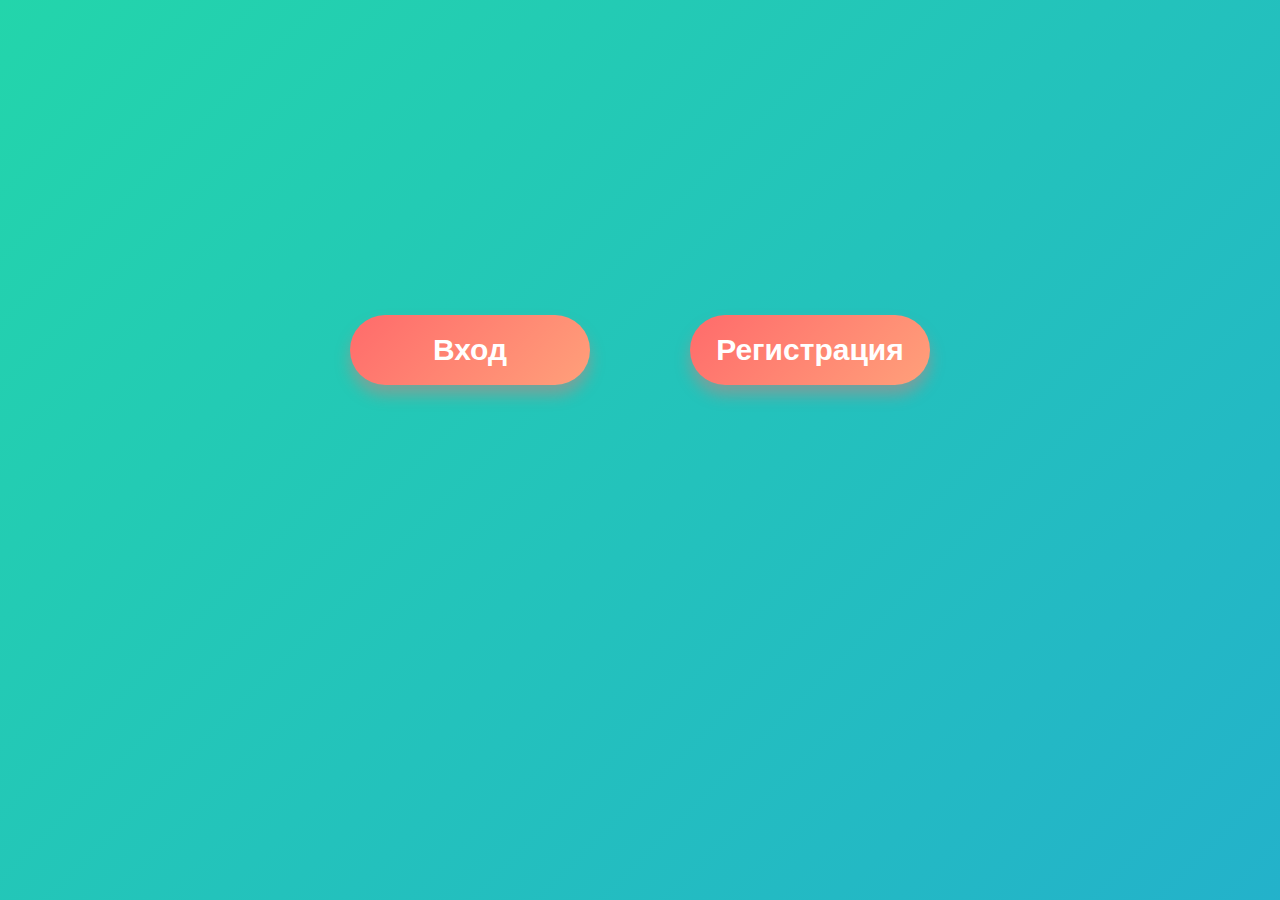
<file: regis/index.html>
<!DOCTYPE html>
<html lang="en">
<head>
    <meta charset="UTF-8">
    <meta http-equiv="X-UA-Compatible" content="IE=edge">
    <meta name="viewport" content="width=device-width, initial-scale=1.0">
    <link rel="preconnect" href="https://fonts.googleapis.com"><link rel="preconnect" href="https://fonts.gstatic.com" crossorigin><link href="https://fonts.googleapis.com/css2?family=Roboto:wght@100;300;400;500&display=swap" rel="stylesheet">
    <link rel="stylesheet" href="./index.css">
    <title>Document</title>
</head>
<body>
    <div class="container">
        <a href="./sign.html" class="btn btn-oval">Вход</a>
        <a href="./regis.html" class="btn btn-oval">Регистрация</a>
    </div>
</body>
</html>
</file>
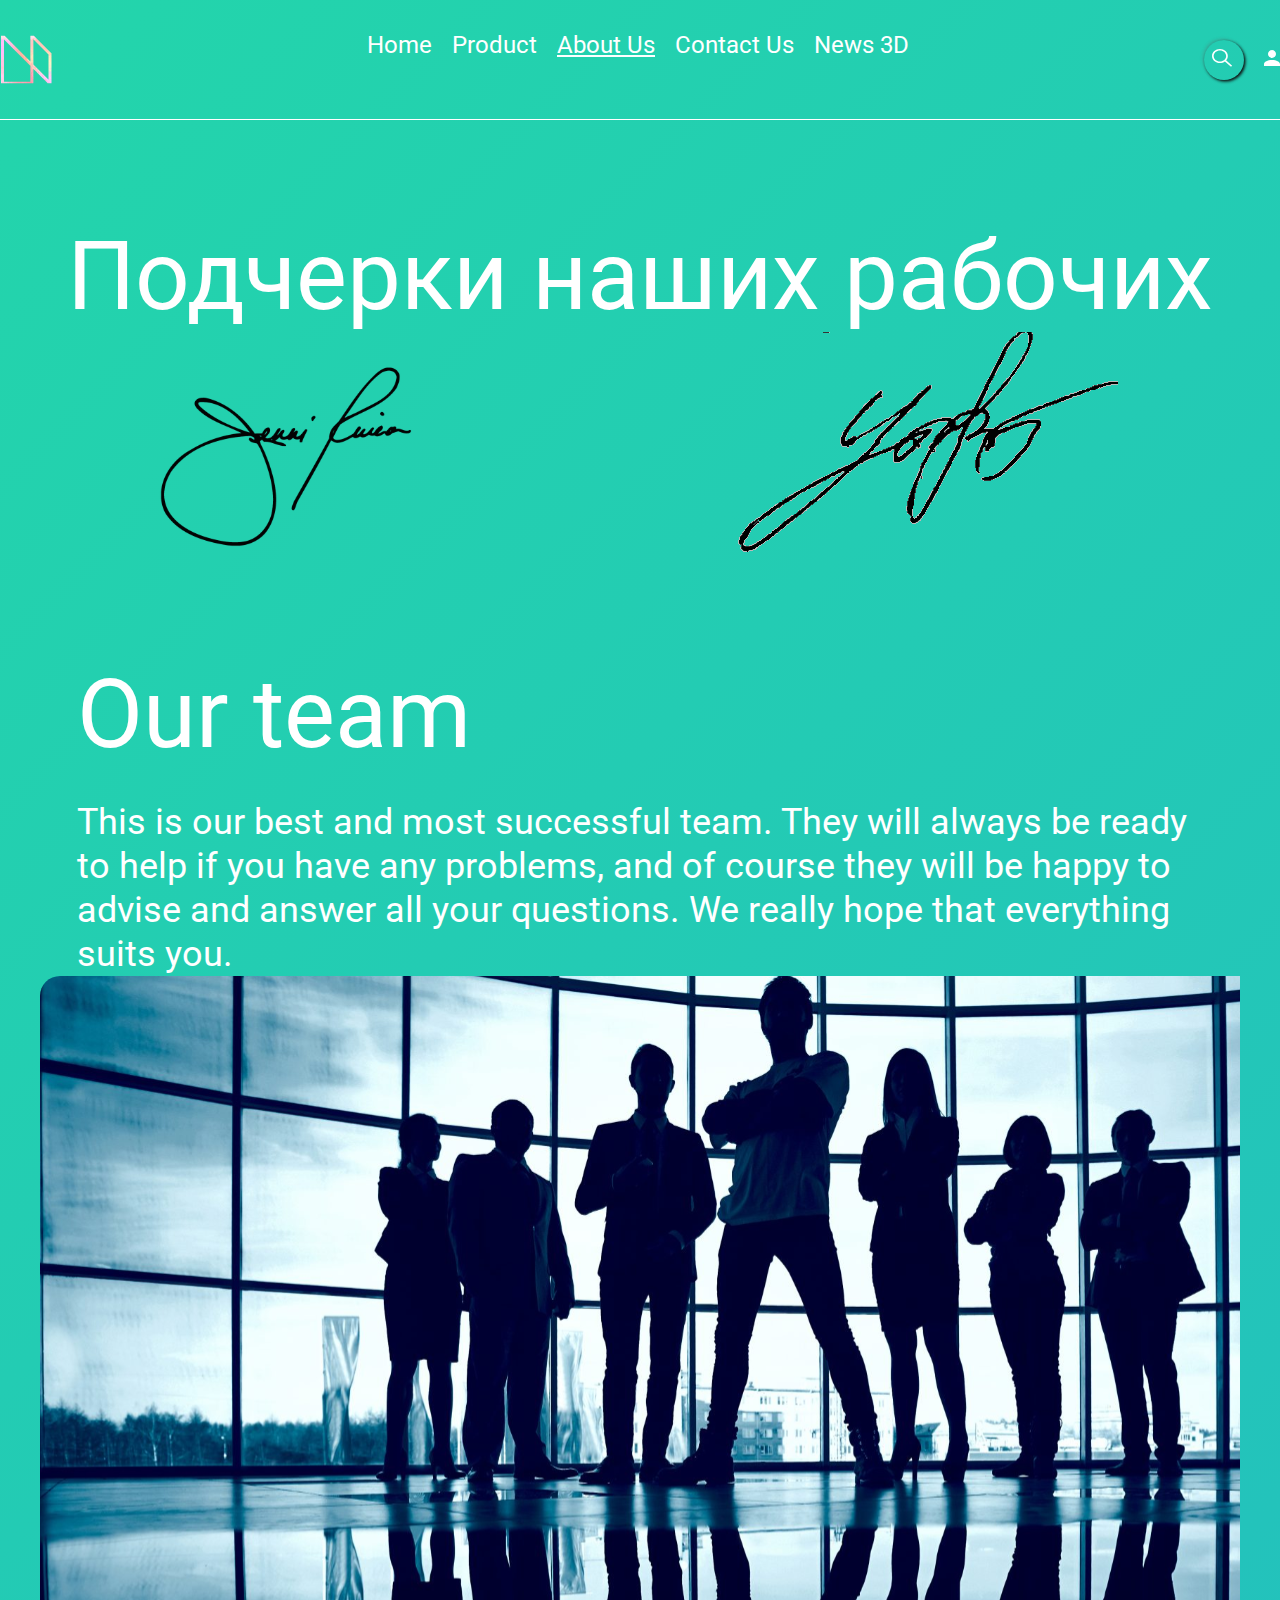
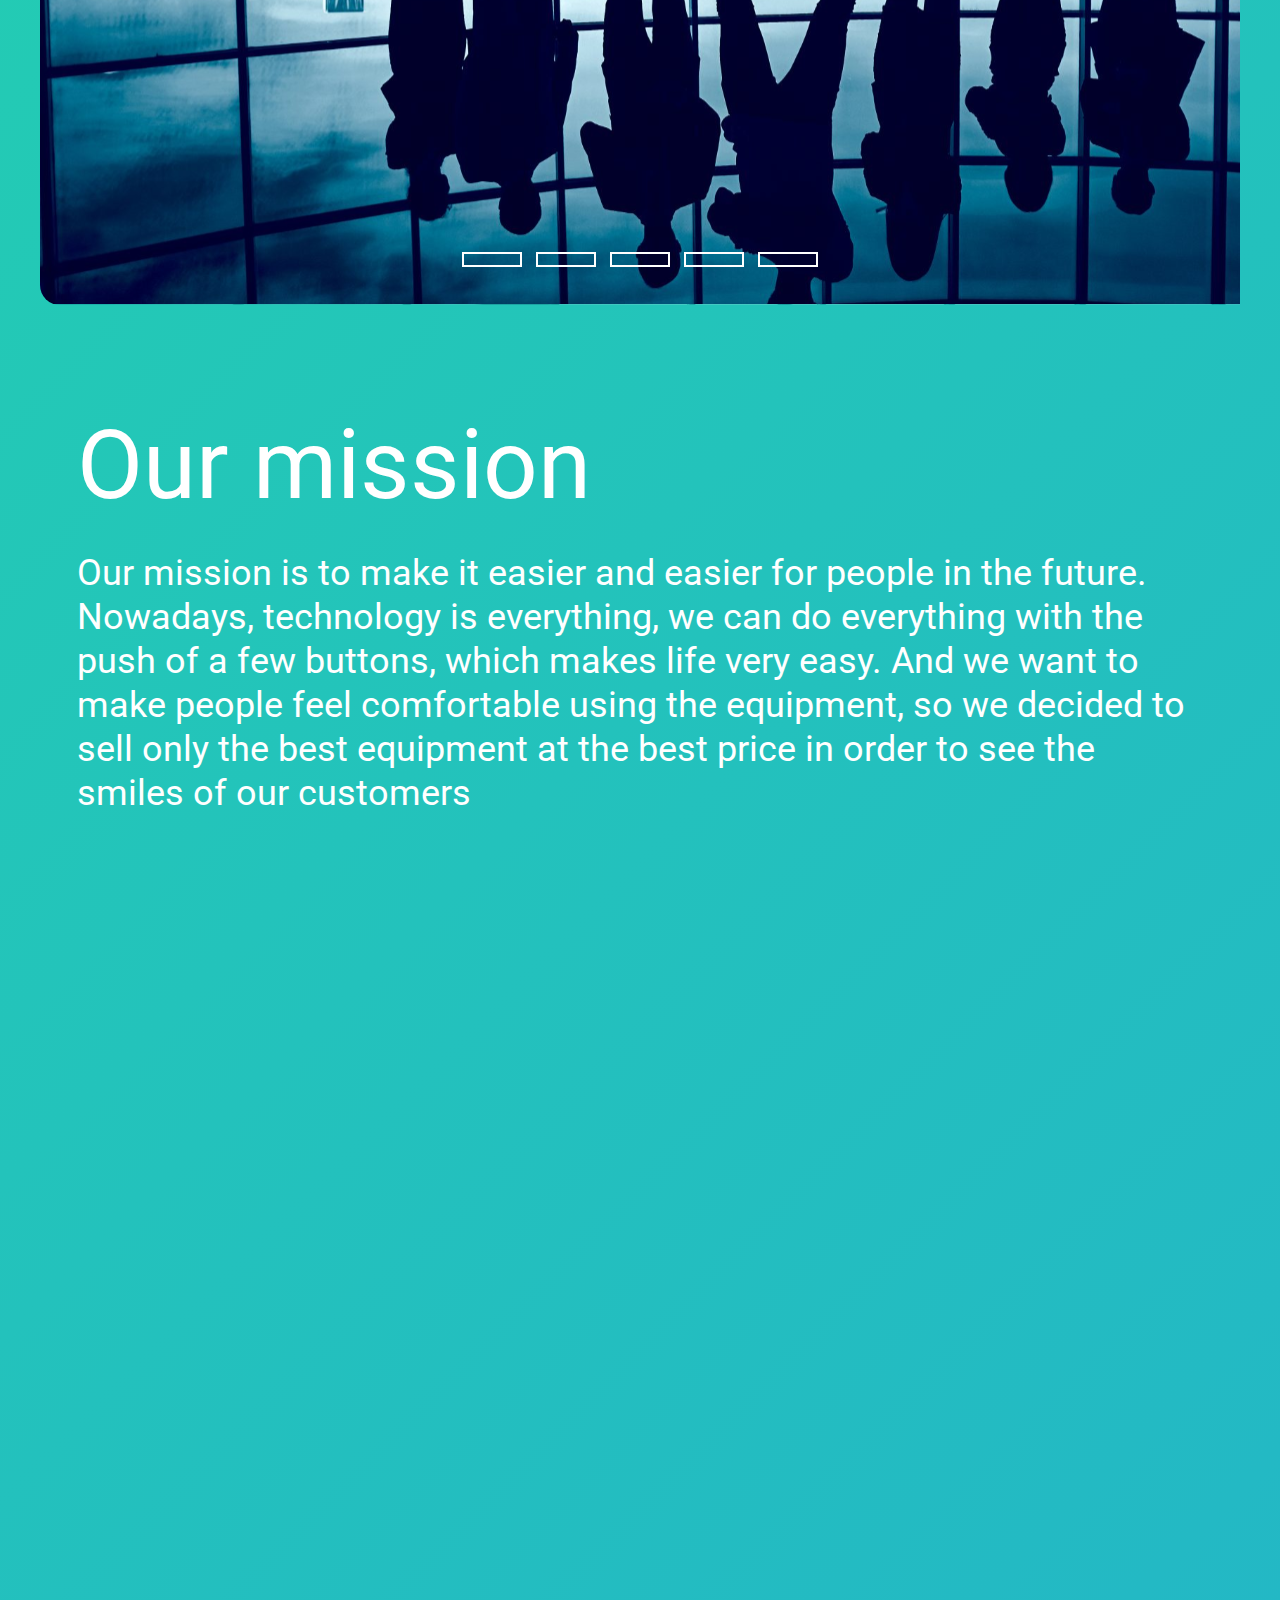
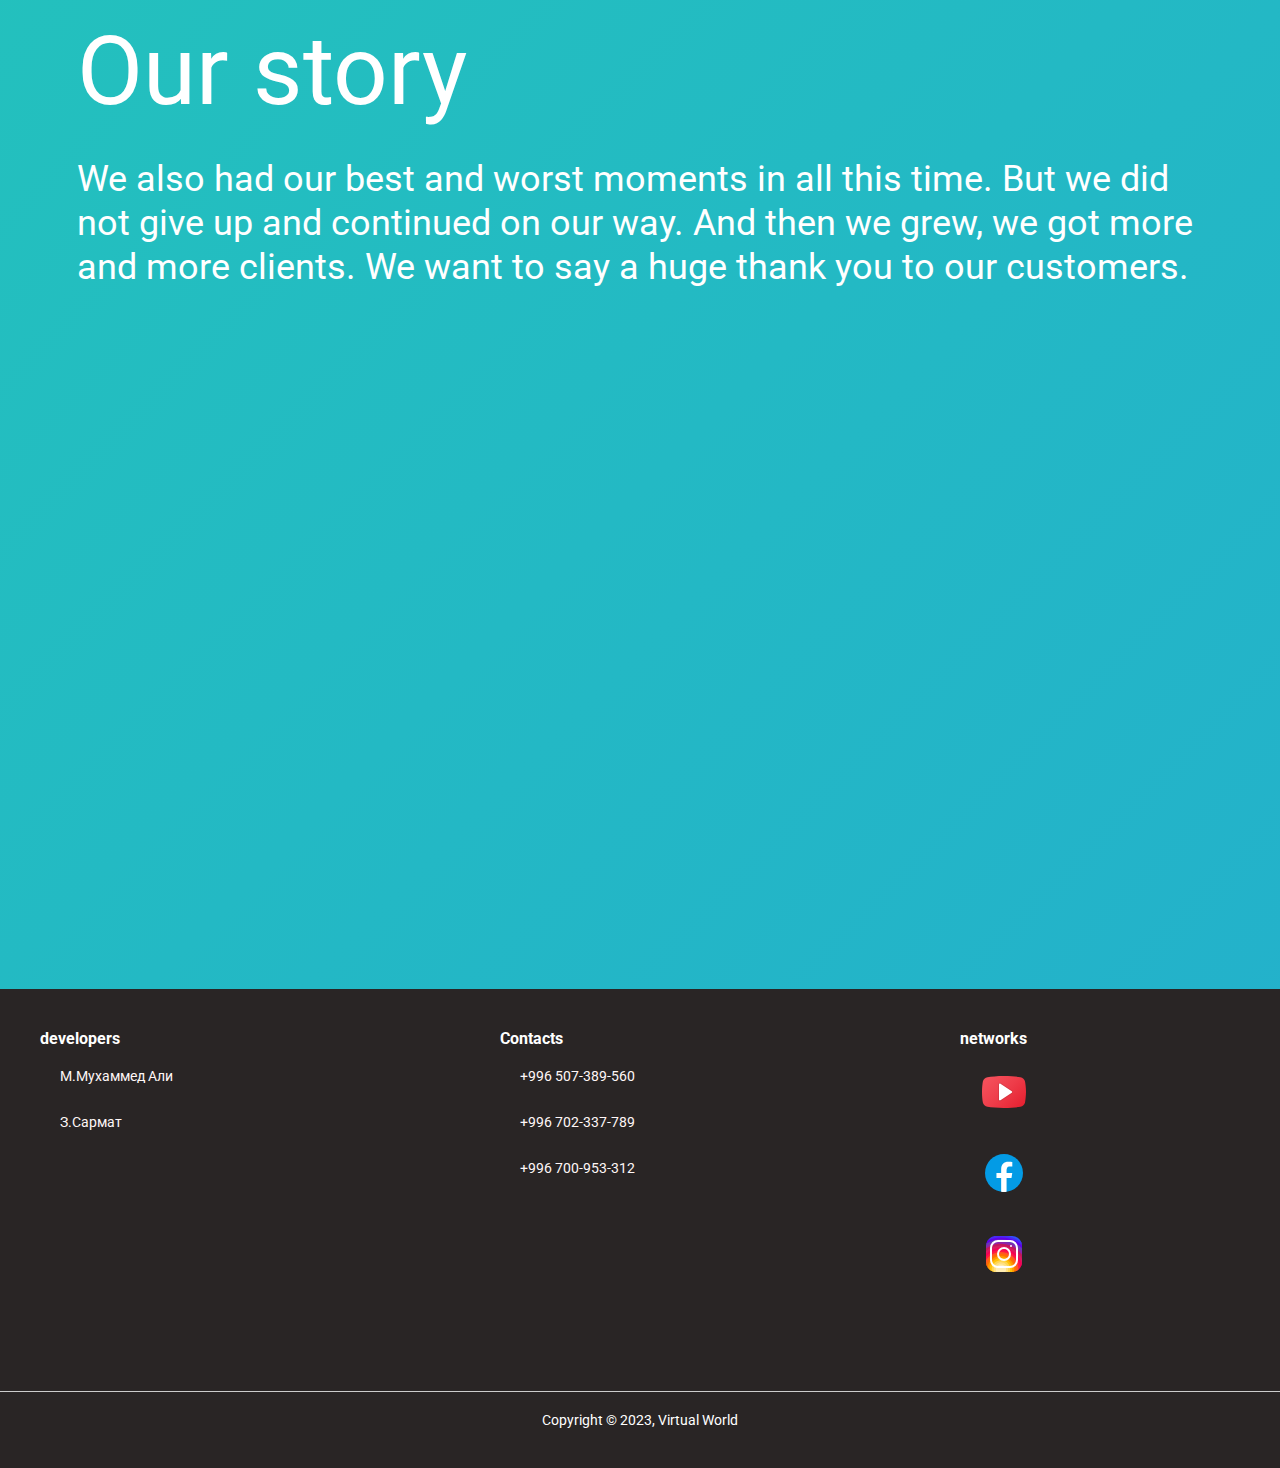
<file: about.html>
<!DOCTYPE html>
<html lang="en">
<head>
    <meta charset="UTF-8">
    <meta http-equiv="X-UA-Compatible" content="IE=edge">
    <meta name="viewport" content="width=device-width, initial-scale=1.0">
    <link rel="preconnect" href="https://fonts.googleapis.com"><link rel="preconnect" href="https://fonts.gstatic.com" crossorigin><link href="https://fonts.googleapis.com/css2?family=Roboto:wght@100;300;400;500&display=swap" rel="stylesheet">
    <title>Virtual World | Several websites for your interest|Home</title>
    <link rel="stylesheet" href="./styles/about.css">
    
</head>
<body>
    <header class="menu">
        <div class="container">
            <div class="menu-box">
                <img class="logo" src="./img2/metasign.png" alt="">
                <ul class="menu-list">
                    <li class="menu-text"><a href="./menu.html" class="menu-link" >Home</a></li>
                    <li class="menu-text"><a href="./product.html" class="menu-link">Product</a></li>
                    <li class="menu-text"><a href="./about.html" class="menu-link" id="about">About Us</a></li>
                    <li class="menu-text"><a href="./contact.html" class="menu-link">Contact Us</a></li>
                    <li class="menu-text"><a href="./news.html" class="menu-link">News 3D</a></li>
                </ul>
                <div class="menu-search">
                    <div class="container_search">
                        <input placeholder="Type to search..." required="" class="input" name="text" type="text">
                        <div class="icon"> 
                            <img  class="ionicon" src="./img/Search.svg" alt=""/>
                                <title>Search</title>
                                <path stroke-width="32" stroke-miterlimit="10" stroke="currentColor" fill="none" d="M221.09 64a157.09 157.09 0 10157.09 157.09A157.1 157.1 0 00221.09 64z"></path>
                                <path d="M338.29 338.29L448 448" stroke-width="32" stroke-miterlimit="10" stroke-linecap="round" stroke="currentColor" fill="none"></path>
                        </div>
                    </div>
                    <a href="./regis/index.html "><img class="person__img" src="./img/person.svg" alt=""></a>
                </div>
                <div class="hamburger-menu"> 
                    <input id="menu__toggle" type="checkbox" /> 
                    <label class="menu__btn" for="menu__toggle"> 
                      <span></span> 
                    </label> 
                    <ul class="menu__box"> 
                      <li><a class="menu__item" href="./menu.html">Home</a></li> 
                      <li><a class="menu__item" href="./product.html">Product</a></li> 
                      <li><a class="menu__item" href="./about.html">About us</a></li> 
                      <li><a class="menu__item" href="./contact.html">Contact Us</a></li> 
                      <li><a class="menu__item" href="./news.html">News</a></li> 
                    </ul> 
                  </div>
            </div>
        </div>
    </header>
    <section class="hand">
         <div class="container">
            <h1 class="hand-title">Подчерки наших рабочих</h1>
           <div class="hand-working">
               <img src="./img/s1.svg" alt="">
            
                 <img src="./img/s4.svg" alt="">
           
           </div>
        </div>
    </section>

    <section class="text">
         <div class="container">
          <div class="text-box">
              <h2 class="text-title">Our team</h2>
              <p class="text-subtitle">This is our best and most successful team. They will always be ready to help if you have any problems, and of course they will be happy to advise and answer all your questions. We really hope that everything suits you.</p>
         </div>
         </div>
    </section>
    <section class="slider1">
        <div class="container">
            <div class="wrapper">
                <div class="slider">
                    <div class="slider-nav">
                        <label for="s1" class="slider-nav__item"></label>
                        <label for="s2" class="slider-nav__item"></label>
                        <label for="s3" class="slider-nav__item"></label>
                        <label for="s4" class="slider-nav__item"></label>
                        <label for="s5" class="slider-nav__item"></label>
                    </div>
                    <div class="slider-items">
                        <input class="input2" type="radio" name="s" id="s1">
                        <input class="input2" type="radio" name="s" id="s2">
                        <input class="input2" type="radio" name="s" id="s3">
                        <input class="input2" type="radio" name="s" id="s4">
                        <input class="input2" type="radio" name="s" id="s5">
                        <div class="item s1">
                            <img class="img" src="./img2/team1.svg" alt="">
                        </div>
                        <div class="item s2">
                            <img class="img" src="./img2/team2.png" alt="">
                        </div>
                        <div class="item s3">
                            <img class="img" src="./img2/team3.png" alt="">
                        </div>
                        <div class="item s4">
                            <img class="img" src="./img2/team4.png" alt="">
                        </div>
                        <div class="item s5">
                            <img class="img" src="./img2/team5.png" alt="">
                        </div>
                    </div>
                </div>
            </div>
        </div>
    </section>
    <section class="text">
        <div class="container">
            <div class="text-box">
                <h2 class="text-title">Our mission</h2>
                <p class="text-subtitle">Our mission is to make it easier and easier for people in the future. Nowadays, technology is everything, we can do everything with the push of a few buttons, which makes life very easy. And we want to make people feel comfortable using the equipment, so we decided to sell only the best equipment at the best price in order to see the smiles of our customers</p>
            </div>
          
            <div class="parralx"></div>
        </div>
    </section>
    <section class="text">
        <div class="container">
            <div class="text-box">
                <h2 class="text-title">Our story</h2>
                <p class="text-subtitle">We also had our best and worst moments in all this time. But we did not give up and continued on our way. And then we grew, we got more and more clients. We want to say a huge thank you to our customers.</p>
            </div>
            <div class="parallax"></div>
        </div>
    </section>
    <footer>
        <div class="footer-row">
          <div class="footer-column">
            <h4>developers</h4>
            <ul>
              <li><a href="#">М.Мухаммед Али</a></li>
              <li><a href="#">З.Сармат</a></li>
            </ul>
          </div>
          <div class="footer-column">
            <h4>Contacts</h4>
            <ul>
              <li><a href="#">+996 507-389-560</a></li>
              <li><a href="#">+996 702-337-789</a></li>
              <li><a href="#">+996 700-953-312</a></li>
            </ul>
          </div>
          <div class="footer-column">
            <h4>networks</h4>
            <ul>
              <li><a href="#"><img src="./icons/icons8-youtube-play.svg" alt=""></a></li>
              <li><a href="#"><img src="./icons/icons8-facebook-новый.svg" alt=""></a></li>
              <li><a href="#"><img src="./icons/icons8-instagram.svg" alt=""></a></li>
            </ul>
          </div>
        </div>
        <div class="footer-bottom">
          <p>Copyright © 2023, Virtual World</p>
        </div>
      </footer>
</body>
</html>
</file>
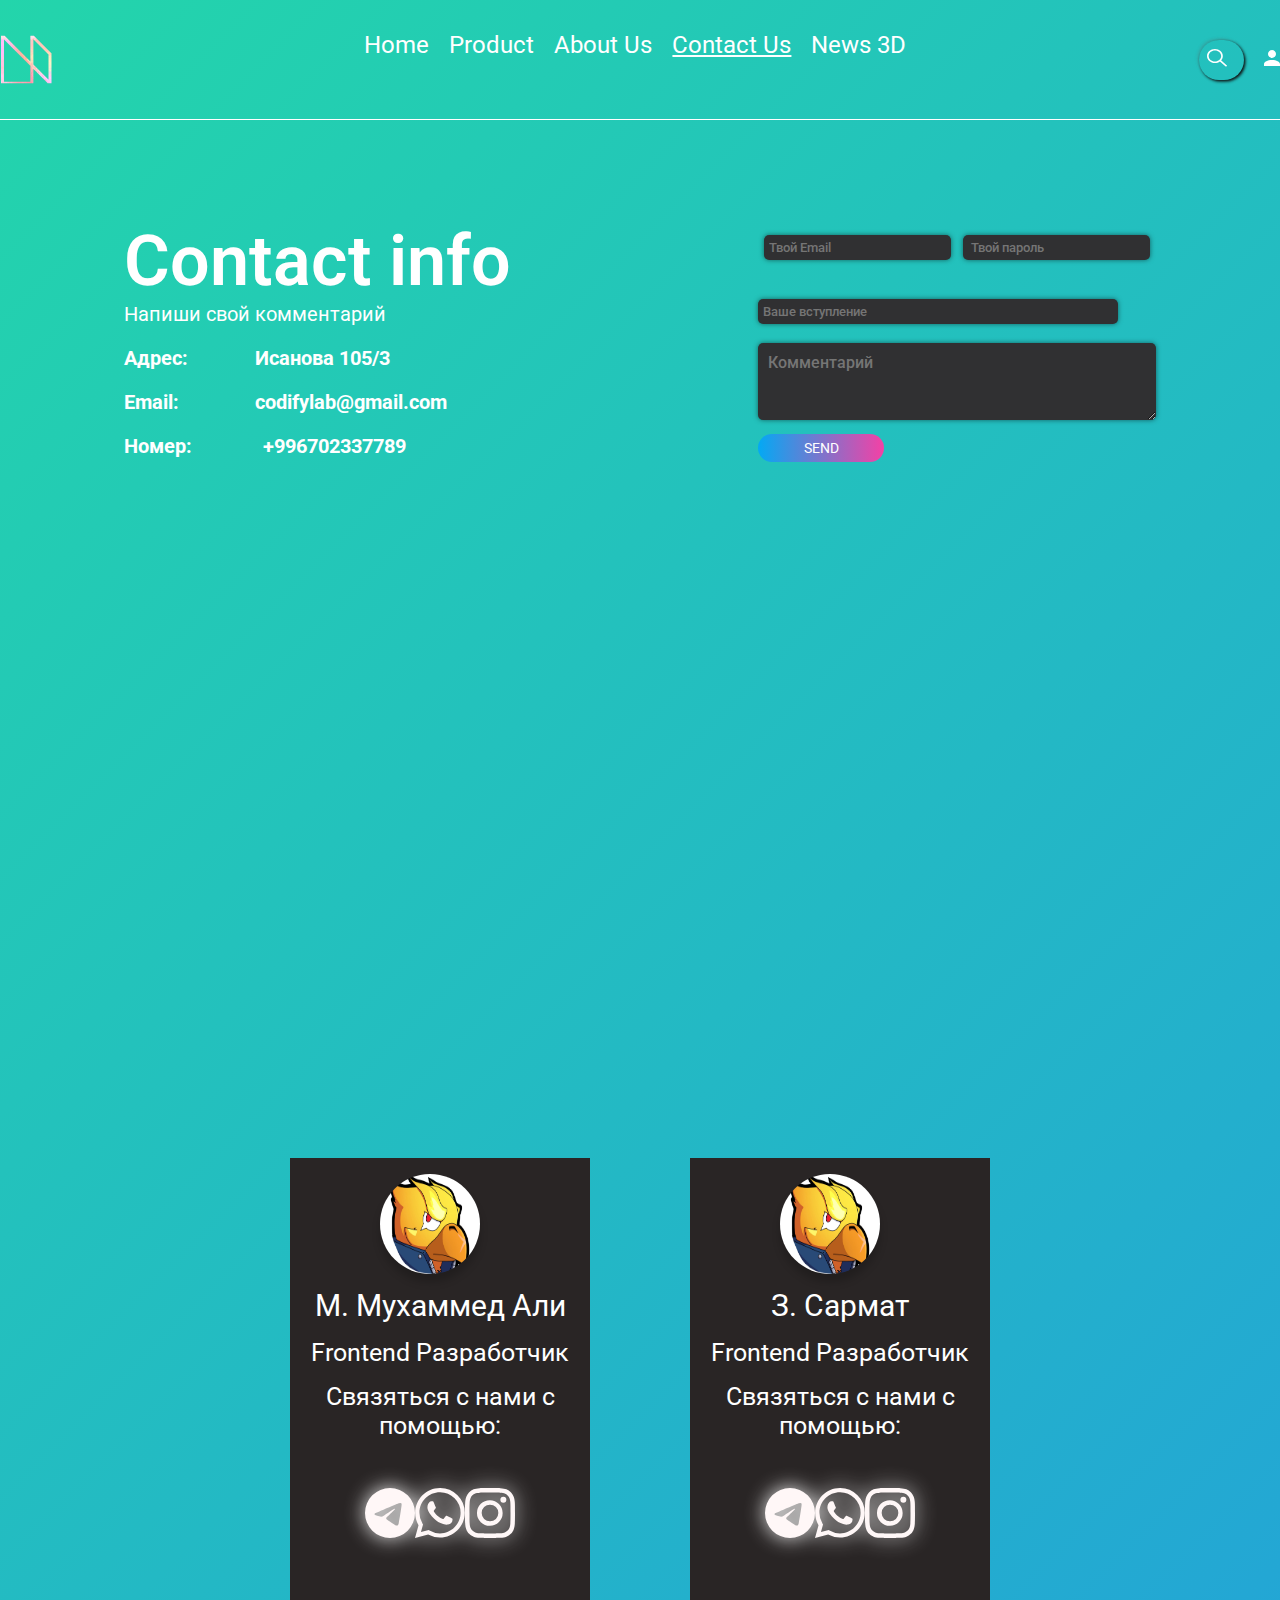
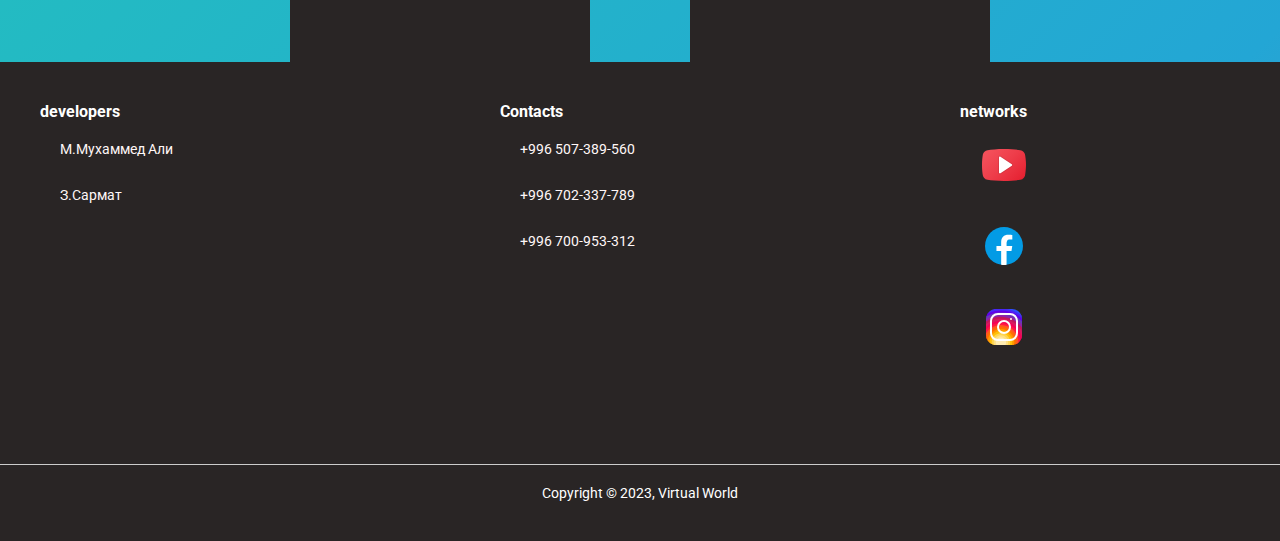
<file: contact.html>
<!DOCTYPE html>
<html lang="en">
<head>
    <meta charset="UTF-8">
    <meta http-equiv="X-UA-Compatible" content="IE=edge">
    <meta name="viewport" content="width=device-width, initial-scale=1.0">
    <link rel="preconnect" href="https://fonts.googleapis.com"><link rel="preconnect" href="https://fonts.gstatic.com" crossorigin><link href="https://fonts.googleapis.com/css2?family=Roboto:wght@100;300;400;500&display=swap" rel="stylesheet">
    <title>Virtual World | Several websites for your interest|Contact</title>
    <link rel="stylesheet" href="./styles/contact.css">
</head>
<body>
    <header class="menu">
        <div class="container">
            <div class="menu-box">
                <img class="logo" src="./img2/metasign.png" alt="">
                <ul class="menu-list">
                    <li class="menu-text"><a href="./menu.html" class="menu-link" >Home</a></li>
                    <li class="menu-text"><a href="./product.html" class="menu-link">Product</a></li>
                    <li class="menu-text"><a href="./about.html" class="menu-link" >About Us</a></li>
                    <li class="menu-text"><a href="./contact.html" class="menu-link" id="contact">Contact Us</a></li>
                    <li class="menu-text"><a href="./news.html" class="menu-link">News 3D</a></li>  
                </ul>
                <div class="menu-search">
                    <div class="container_search">
                        <input placeholder="Type to search..." required="" class="input" name="text" type="text">                  
                        <div class="icon">  
                            <img  class="ionicon" src="./img/Search.svg" alt=""/>
                                <title>Search</title>
                                <path stroke-width="32" stroke-miterlimit="10" stroke="currentColor" fill="none" d="M221.09 64a157.09 157.09 0 10157.09 157.09A157.1 157.1 0 00221.09 64z"></path>
                                <path d="M338.29 338.29L448 448" stroke-width="32" stroke-miterlimit="10" stroke-linecap="round" stroke="currentColor" fill="none"></path>
                        </div>
                    </div>
                      <a href="./regis/index.html"><img class="person__img" src="./img/person.svg" alt=""></a>
                </div>
                <div class="hamburger-menu"> 
                    <input id="menu__toggle" type="checkbox" /> 
                    <label class="menu__btn" for="menu__toggle"> 
                      <span></span> 
                    </label> 
                    <ul class="menu__box"> 
                      <li><a class="menu__item" href="./menu.html">Home</a></li> 
                      <li><a class="menu__item" href="./product.html">Product</a></li> 
                      <li><a class="menu__item" href="./about.html">About us</a></li> 
                      <li><a class="menu__item" href="./contact.html">Contact Us</a></li> 
                      <li><a class="menu__item" href="./news.html">News</a></li> 
                    </ul> 
                  </div>
            </div>
        </div>
    </header>
    <section class="section2">
        <div class="container">
            <div class="section2-box">
                <div class="section2-text">
                    <h2 class="section2-title">Contact info</h2>
                    <p class="section2-subtitle">Напиши свой комментарий</p>
                    <div class="section2-info">
                        <p class="subtitle">Адрес:</p>
                     <p class="subtitle" id="address">Исанова 105/3</p>
                        <p class="subtitle">Email:</p>
                       <a href="email:codifylab@gmail.com"> <p class="subtitle">codifylab@gmail.com</p></a>
                        <p class="subtitle">Номер:</p>
                        <a href="tel:+996702337789"><p style="width:180px;margin-left:8px;" class="subtitle">+996702337789
                        </p></a>
                    </div>
                </div>
                <div class="section2-input">
                    <div class="personal-info">
                        <input type="email" id="name" class="personal-info__input" placeholder="Твой Email">
                        <input type="password" id="email" class="personal-info__input" placeholder=" Твой пароль">
                    </div>
                    <br>
                    <div class="section2-comment">
                        <input type="text" id="title" class="long__input" placeholder="Ваше вступление">
                        <br><br>
                        <textarea name="comment" id="comment" cols="40" rows="3" placeholder="Комментарий" style="font-size: 16px;
                        padding:10px 10px;"></textarea>
                    </div>
                    <button>SEND</button>
                </div>
            </div>
            <div class="bishkek__card">
                <iframe class="bishkek-card" src="https://www.google.com/maps/embed?pb=!1m14!1m8!1m3!1d1229.2996828016394!2d74.5923045272005!3d42.87740600286082!3m2!1i1024!2i768!4f13.1!3m3!1m2!1s0x389ec8201bd00001%3A0xa9ccb5221e5451c5!2z0JrRg9GA0YHRiyDQv9GA0L7Qs9GA0LDQvNC80LjRgNC-0LLQsNC90LjRjyAiQ29kaWZ5IExhYiI!5e0!3m2!1sru!2skg!4v1670161960351!5m2!1sru!2skg" width="600" height="450" style="border:0;" allowfullscreen="" loading="lazy" referrerpolicy="no-referrer-when-downgrade"></iframe>
            </div>
        </div>
    </section>
   <section class="card-person">
    <div class="container">
        <div class="card">
            <div class="card2">
                <div class="avatar-box"><img class="card-avatar" src="./img/1640832817_1-abrakadabra-fun-p-ava-vorona-iz-bravo-stars-4.jpg" alt=""></div>
                <p class="card-title">М. Мухаммед Али</p>
                <p class="card-subtitle">Frontend Разработчик</p>
                <p class="card-subtitle">Связяться с нами с помощью:</p>
                <div class="spinner">
                    <span><a href="https://xn--80affa3aj0al.xn--80asehdb/#@Ali_0_2_05"> <svg class="svg" xmlns="http://www.w3.org/2000/svg" width="50" height="50" fill="currentColor" viewBox="0 0 16 16">
                        <path d="M16 8A8 8 0 1 1 0 8a8 8 0 0 1 16 0zM8.287 5.906c-.778.324-2.334.994-4.666 2.01-.378.15-.577.298-.595.442-.03.243.275.339.69.47l.175.055c.408.133.958.288 1.243.294.26.006.549-.1.868-.32 2.179-1.471 3.304-2.214 3.374-2.23.05-.012.12-.026.166.016.047.041.042.12.037.141-.03.129-1.227 1.241-1.846 1.817-.193.18-.33.307-.358.336a8.154 8.154 0 0 1-.188.186c-.38.366-.664.64.015 1.088.327.216.589.393.85.571.284.194.568.387.936.629.093.06.183.125.27.187.331.236.63.448.997.414.214-.02.435-.22.547-.82.265-1.417.786-4.486.906-5.751a1.426 1.426 0 0 0-.013-.315.337.337 0 0 0-.114-.217.526.526 0 0 0-.31-.093c-.3.005-.763.166-2.984 1.09z"></path>
                      </svg></a></span>
                    <span> <a href="tel:+996702337789"> <svg class="svg" xmlns="http://www.w3.org/2000/svg" width="50" height="50" fill="currentColor" viewBox="0 0 16 16">
                        <path d="M13.601 2.326A7.854 7.854 0 0 0 7.994 0C3.627 0 .068 3.558.064 7.926c0 1.399.366 2.76 1.057 3.965L0 16l4.204-1.102a7.933 7.933 0 0 0 3.79.965h.004c4.368 0 7.926-3.558 7.93-7.93A7.898 7.898 0 0 0 13.6 2.326zM7.994 14.521a6.573 6.573 0 0 1-3.356-.92l-.24-.144-2.494.654.666-2.433-.156-.251a6.56 6.56 0 0 1-1.007-3.505c0-3.626 2.957-6.584 6.591-6.584a6.56 6.56 0 0 1 4.66 1.931 6.557 6.557 0 0 1 1.928 4.66c-.004 3.639-2.961 6.592-6.592 6.592zm3.615-4.934c-.197-.099-1.17-.578-1.353-.646-.182-.065-.315-.099-.445.099-.133.197-.513.646-.627.775-.114.133-.232.148-.43.05-.197-.1-.836-.308-1.592-.985-.59-.525-.985-1.175-1.103-1.372-.114-.198-.011-.304.088-.403.087-.088.197-.232.296-.346.1-.114.133-.198.198-.33.065-.134.034-.248-.015-.347-.05-.099-.445-1.076-.612-1.47-.16-.389-.323-.335-.445-.34-.114-.007-.247-.007-.38-.007a.729.729 0 0 0-.529.247c-.182.198-.691.677-.691 1.654 0 .977.71 1.916.81 2.049.098.133 1.394 2.132 3.383 2.992.47.205.84.326 1.129.418.475.152.904.129 1.246.08.38-.058 1.171-.48 1.338-.943.164-.464.164-.86.114-.943-.049-.084-.182-.133-.38-.232z"></path>
                      </svg></a></span>
                    <span><a href="https://www.instagram.com/jddjsj917/"> <svg class="svg" xmlns="http://www.w3.org/2000/svg" width="50" height="50" fill="currentColor" viewBox="0 0 16 16">
                        <path d="M8 0C5.829 0 5.556.01 4.703.048 3.85.088 3.269.222 2.76.42a3.917 3.917 0 0 0-1.417.923A3.927 3.927 0 0 0 .42 2.76C.222 3.268.087 3.85.048 4.7.01 5.555 0 5.827 0 8.001c0 2.172.01 2.444.048 3.297.04.852.174 1.433.372 1.942.205.526.478.972.923 1.417.444.445.89.719 1.416.923.51.198 1.09.333 1.942.372C5.555 15.99 5.827 16 8 16s2.444-.01 3.298-.048c.851-.04 1.434-.174 1.943-.372a3.916 3.916 0 0 0 1.416-.923c.445-.445.718-.891.923-1.417.197-.509.332-1.09.372-1.942C15.99 10.445 16 10.173 16 8s-.01-2.445-.048-3.299c-.04-.851-.175-1.433-.372-1.941a3.926 3.926 0 0 0-.923-1.417A3.911 3.911 0 0 0 13.24.42c-.51-.198-1.092-.333-1.943-.372C10.443.01 10.172 0 7.998 0h.003zm-.717 1.442h.718c2.136 0 2.389.007 3.232.046.78.035 1.204.166 1.486.275.373.145.64.319.92.599.28.28.453.546.598.92.11.281.24.705.275 1.485.039.843.047 1.096.047 3.231s-.008 2.389-.047 3.232c-.035.78-.166 1.203-.275 1.485a2.47 2.47 0 0 1-.599.919c-.28.28-.546.453-.92.598-.28.11-.704.24-1.485.276-.843.038-1.096.047-3.232.047s-2.39-.009-3.233-.047c-.78-.036-1.203-.166-1.485-.276a2.478 2.478 0 0 1-.92-.598 2.48 2.48 0 0 1-.6-.92c-.109-.281-.24-.705-.275-1.485-.038-.843-.046-1.096-.046-3.233 0-2.136.008-2.388.046-3.231.036-.78.166-1.204.276-1.486.145-.373.319-.64.599-.92.28-.28.546-.453.92-.598.282-.11.705-.24 1.485-.276.738-.034 1.024-.044 2.515-.045v.002zm4.988 1.328a.96.96 0 1 0 0 1.92.96.96 0 0 0 0-1.92zm-4.27 1.122a4.109 4.109 0 1 0 0 8.217 4.109 4.109 0 0 0 0-8.217zm0 1.441a2.667 2.667 0 1 1 0 5.334 2.667 2.667 0 0 1 0-5.334z"></path>
                      </svg></a></span>
                  </div>
            </div>
            <div class="card2">
              <div class="avatar-box"><img class="card-avatar" src="./img/1640832817_1-abrakadabra-fun-p-ava-vorona-iz-bravo-stars-4.jpg" alt=""></div>
              <p class="card-title">З. Сармат</p>
              <p class="card-subtitle">Frontend Разработчик</p>
              <p class="card-subtitle">Связяться с нами с помощью:</p>
              <div class="spinner">
                  <span><a href="https://xn--80affa3aj0al.xn--80asehdb/#@RO_RENO_ZORO"> <svg class="svg" xmlns="http://www.w3.org/2000/svg" width="50" height="50" fill="currentColor" viewBox="0 0 16 16">
                      <path d="M16 8A8 8 0 1 1 0 8a8 8 0 0 1 16 0zM8.287 5.906c-.778.324-2.334.994-4.666 2.01-.378.15-.577.298-.595.442-.03.243.275.339.69.47l.175.055c.408.133.958.288 1.243.294.26.006.549-.1.868-.32 2.179-1.471 3.304-2.214 3.374-2.23.05-.012.12-.026.166.016.047.041.042.12.037.141-.03.129-1.227 1.241-1.846 1.817-.193.18-.33.307-.358.336a8.154 8.154 0 0 1-.188.186c-.38.366-.664.64.015 1.088.327.216.589.393.85.571.284.194.568.387.936.629.093.06.183.125.27.187.331.236.63.448.997.414.214-.02.435-.22.547-.82.265-1.417.786-4.486.906-5.751a1.426 1.426 0 0 0-.013-.315.337.337 0 0 0-.114-.217.526.526 0 0 0-.31-.093c-.3.005-.763.166-2.984 1.09z"></path>
                    </svg></a></span>
                  <span> <a href="tel:+996708555853"> <svg class="svg" xmlns="https://t.me/RO_RENO_ZORO" width="50" height="50" fill="currentColor" viewBox="0 0 16 16">
                      <path d="M13.601 2.326A7.854 7.854 0 0 0 7.994 0C3.627 0 .068 3.558.064 7.926c0 1.399.366 2.76 1.057 3.965L0 16l4.204-1.102a7.933 7.933 0 0 0 3.79.965h.004c4.368 0 7.926-3.558 7.93-7.93A7.898 7.898 0 0 0 13.6 2.326zM7.994 14.521a6.573 6.573 0 0 1-3.356-.92l-.24-.144-2.494.654.666-2.433-.156-.251a6.56 6.56 0 0 1-1.007-3.505c0-3.626 2.957-6.584 6.591-6.584a6.56 6.56 0 0 1 4.66 1.931 6.557 6.557 0 0 1 1.928 4.66c-.004 3.639-2.961 6.592-6.592 6.592zm3.615-4.934c-.197-.099-1.17-.578-1.353-.646-.182-.065-.315-.099-.445.099-.133.197-.513.646-.627.775-.114.133-.232.148-.43.05-.197-.1-.836-.308-1.592-.985-.59-.525-.985-1.175-1.103-1.372-.114-.198-.011-.304.088-.403.087-.088.197-.232.296-.346.1-.114.133-.198.198-.33.065-.134.034-.248-.015-.347-.05-.099-.445-1.076-.612-1.47-.16-.389-.323-.335-.445-.34-.114-.007-.247-.007-.38-.007a.729.729 0 0 0-.529.247c-.182.198-.691.677-.691 1.654 0 .977.71 1.916.81 2.049.098.133 1.394 2.132 3.383 2.992.47.205.84.326 1.129.418.475.152.904.129 1.246.08.38-.058 1.171-.48 1.338-.943.164-.464.164-.86.114-.943-.049-.084-.182-.133-.38-.232z"></path>
                    </svg></a></span>
                  <span><a href="https://www.instagram.com/zamatov.s/"> <svg class="svg" xmlns="http://www.w3.org/2000/svg" width="50" height="50" fill="currentColor" viewBox="0 0 16 16">
                      <path d="M8 0C5.829 0 5.556.01 4.703.048 3.85.088 3.269.222 2.76.42a3.917 3.917 0 0 0-1.417.923A3.927 3.927 0 0 0 .42 2.76C.222 3.268.087 3.85.048 4.7.01 5.555 0 5.827 0 8.001c0 2.172.01 2.444.048 3.297.04.852.174 1.433.372 1.942.205.526.478.972.923 1.417.444.445.89.719 1.416.923.51.198 1.09.333 1.942.372C5.555 15.99 5.827 16 8 16s2.444-.01 3.298-.048c.851-.04 1.434-.174 1.943-.372a3.916 3.916 0 0 0 1.416-.923c.445-.445.718-.891.923-1.417.197-.509.332-1.09.372-1.942C15.99 10.445 16 10.173 16 8s-.01-2.445-.048-3.299c-.04-.851-.175-1.433-.372-1.941a3.926 3.926 0 0 0-.923-1.417A3.911 3.911 0 0 0 13.24.42c-.51-.198-1.092-.333-1.943-.372C10.443.01 10.172 0 7.998 0h.003zm-.717 1.442h.718c2.136 0 2.389.007 3.232.046.78.035 1.204.166 1.486.275.373.145.64.319.92.599.28.28.453.546.598.92.11.281.24.705.275 1.485.039.843.047 1.096.047 3.231s-.008 2.389-.047 3.232c-.035.78-.166 1.203-.275 1.485a2.47 2.47 0 0 1-.599.919c-.28.28-.546.453-.92.598-.28.11-.704.24-1.485.276-.843.038-1.096.047-3.232.047s-2.39-.009-3.233-.047c-.78-.036-1.203-.166-1.485-.276a2.478 2.478 0 0 1-.92-.598 2.48 2.48 0 0 1-.6-.92c-.109-.281-.24-.705-.275-1.485-.038-.843-.046-1.096-.046-3.233 0-2.136.008-2.388.046-3.231.036-.78.166-1.204.276-1.486.145-.373.319-.64.599-.92.28-.28.546-.453.92-.598.282-.11.705-.24 1.485-.276.738-.034 1.024-.044 2.515-.045v.002zm4.988 1.328a.96.96 0 1 0 0 1.92.96.96 0 0 0 0-1.92zm-4.27 1.122a4.109 4.109 0 1 0 0 8.217 4.109 4.109 0 0 0 0-8.217zm0 1.441a2.667 2.667 0 1 1 0 5.334 2.667 2.667 0 0 1 0-5.334z"></path>
                    </svg></a></span>
                </div>
          </div>
          </div>
    </div>
   </section>
   
   
   <footer>
    <div class="footer-row">
      <div class="footer-column">
        <h4>developers</h4>
        <ul>
          <li><a href="#">М.Мухаммед Али</a></li>
          <li><a href="#">З.Сармат</a></li>
        </ul>
      </div>
      <div class="footer-column">
        <h4>Contacts</h4>
        <ul>
          <li><a href="#">+996 507-389-560</a></li>
          <li><a href="#">+996 702-337-789</a></li>
          <li><a href="#">+996 700-953-312</a></li>
        </ul>
      </div>
      <div class="footer-column">
        <h4>networks</h4>
        <ul>
          <li><a href="#"><img src="./icons/icons8-youtube-play.svg" alt=""></a></li>
          <li><a href="#"><img src="./icons/icons8-facebook-новый.svg" alt=""></a></li>
          <li><a href="#"><img src="./icons/icons8-instagram.svg" alt=""></a></li>
        </ul>
      </div>
    </div>
    <div class="footer-bottom">
      <p>Copyright © 2023, Virtual World</p>
    </div>
  </footer>
</body>
</html>
</file>
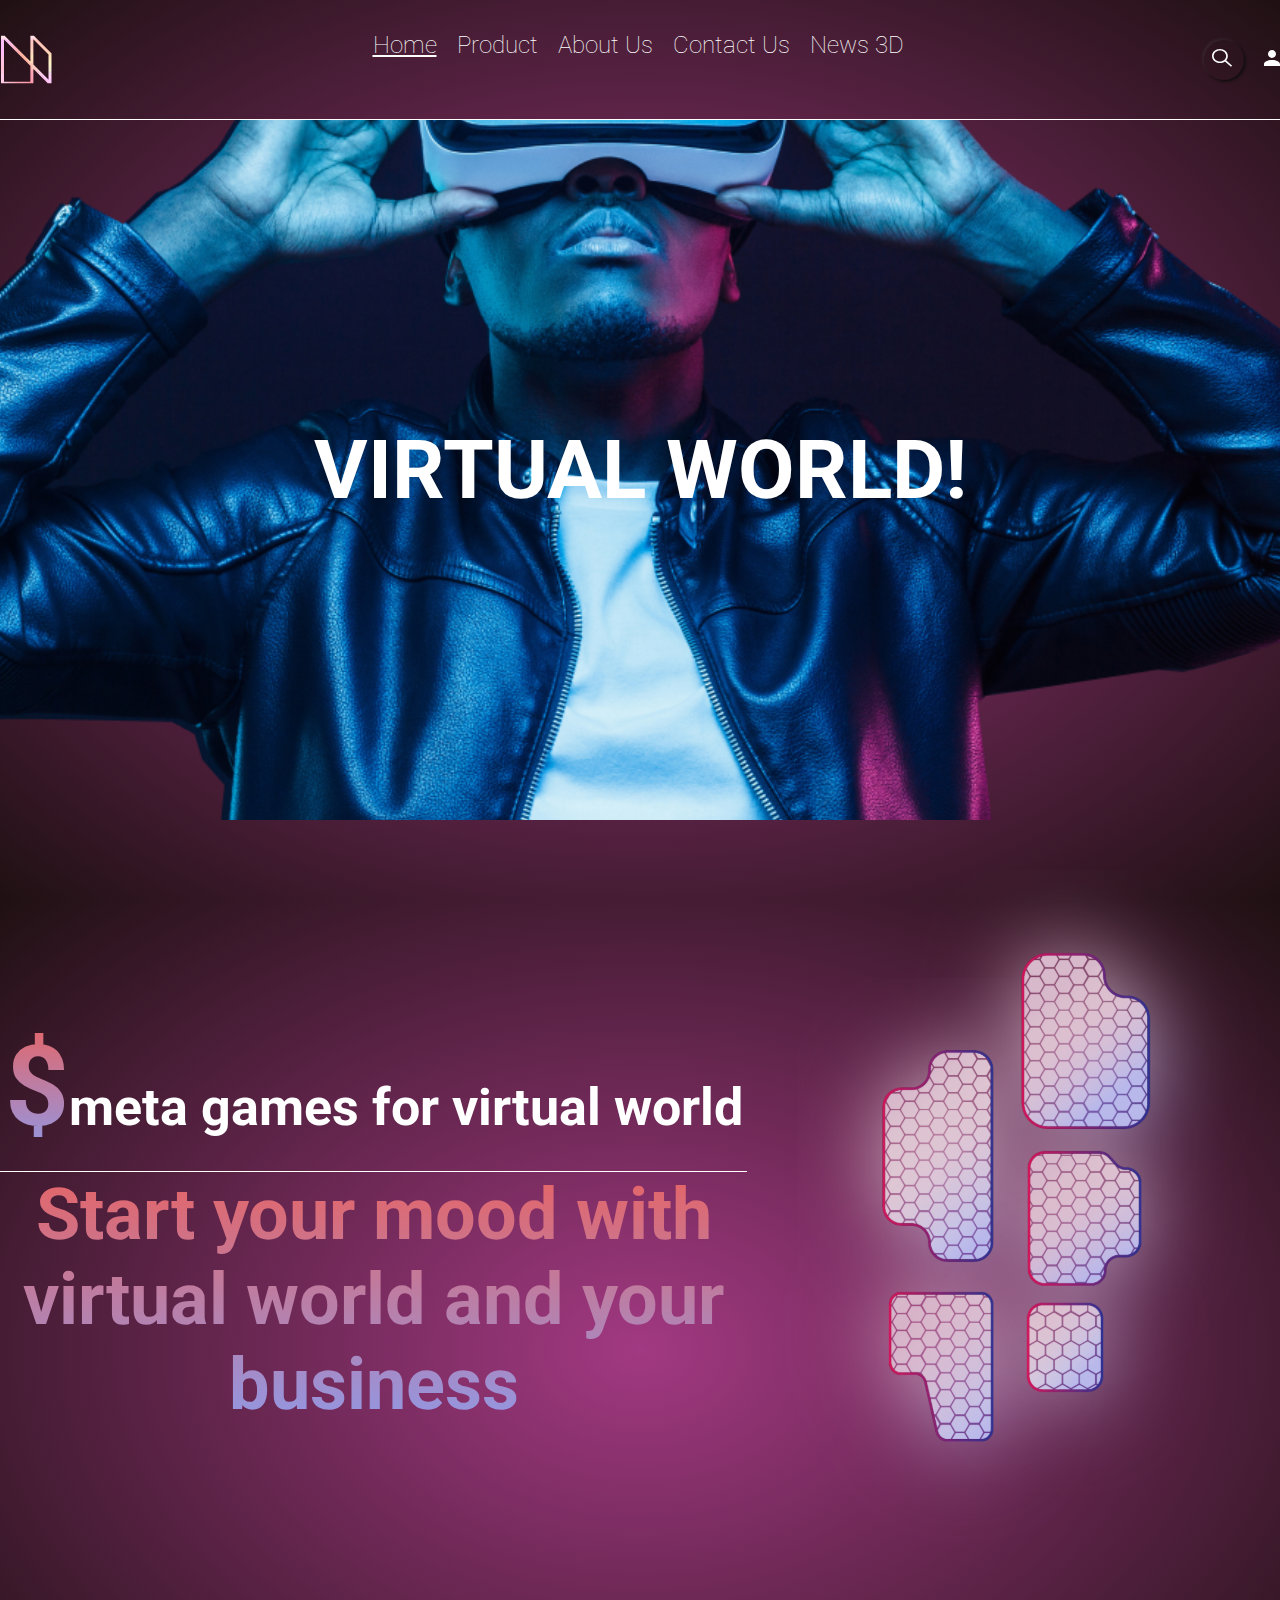
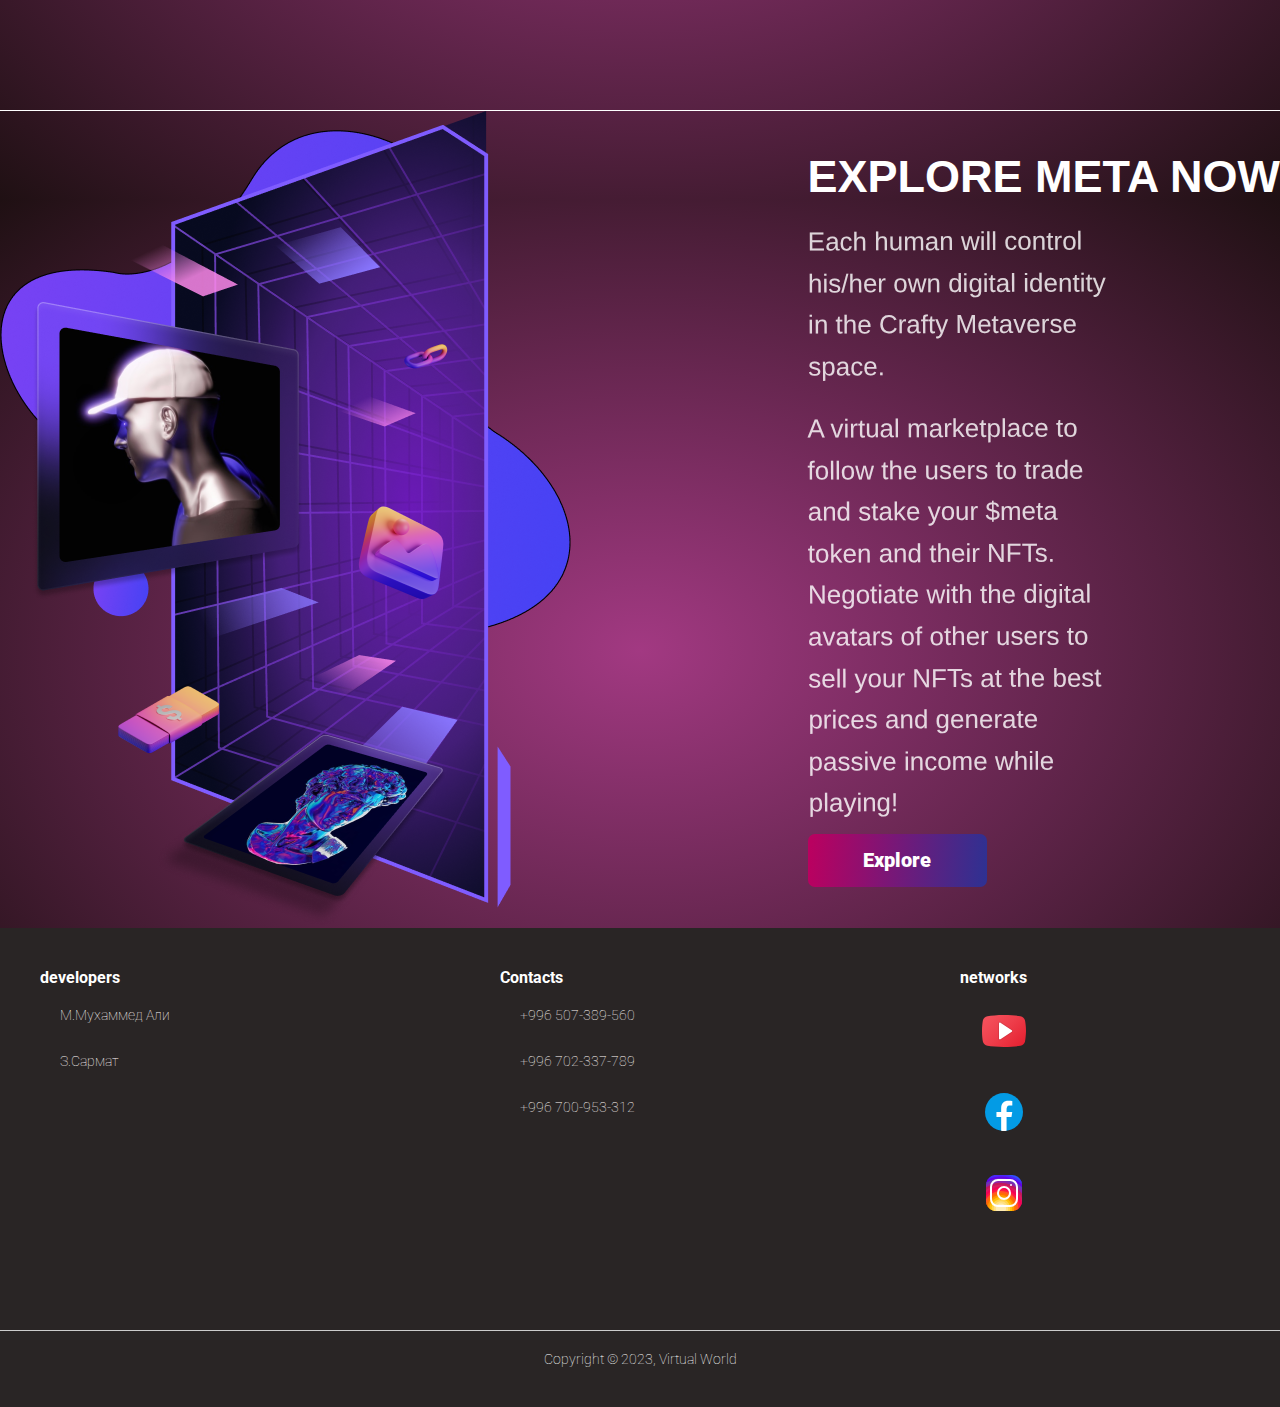
<file: menu.html>
<!DOCTYPE html>
<html lang="en">
<head>
    <meta charset="UTF-8">
    <meta http-equiv="X-UA-Compatible" content="IE=edge">
    <meta name="viewport" content="width=device-width, initial-scale=1.0">
    <link rel="preconnect" href="https://fonts.googleapis.com"><link rel="preconnect" href="https://fonts.gstatic.com" crossorigin><link href="https://fonts.googleapis.com/css2?family=Roboto:wght@100;300;400;500&display=swap" rel="stylesheet">
    <title>Virtual World | Several websites for your interest|Home</title>
    <link rel="stylesheet" href="./styles/style.css">
</head>
<body>
    <header class="menu">
        <div class="container">
            <div class="menu-box">
                <img class="logo" src="./img2/metasign.png" alt="">
                <ul class="menu-list">
                    <li class="menu-text"><a href="./menu.html" class="menu-link" id="home">Home</a></li>
                    <li class="menu-text"><a href="./product.html" class="menu-link">Product</a></li>
                    <li class="menu-text"><a href="./about.html" class="menu-link">About Us</a></li>
                    <li class="menu-text"><a href="./contact.html" class="menu-link">Contact Us</a></li>
                    
                    
                        <li class="menu-text"><a href="./news.html" class="menu-link">News 3D</a></li>
                    
                    
                </ul>
                <div class="menu-search">
                   
                
                    <div class="container_search">
                        <input placeholder="Type to search..." required="" class="input" name="text" type="text">
                        
                        <div class="icon">
                            
                            <img  class="ionicon" src="./img/Search.svg" alt=""/>
                                <title>Search</title>
                                <path stroke-width="32" stroke-miterlimit="10" stroke="currentColor" fill="none" d="M221.09 64a157.09 157.09 0 10157.09 157.09A157.1 157.1 0 00221.09 64z"></path>
                                <path d="M338.29 338.29L448 448" stroke-width="32" stroke-miterlimit="10" stroke-linecap="round" stroke="currentColor" fill="none"></path>
                           
                        </div>
                        
                    </div>
                
                    <a href="./regis/index.html"><img class="person__img" src="./img/person.svg" alt=""></a>

                </div>

                <div class="hamburger-menu"> 
                    <input id="menu__toggle" type="checkbox" /> 
                    <label class="menu__btn" for="menu__toggle"> 
                      <span></span> 
                    </label> 
                    <ul class="menu__box"> 
                      <li><a class="menu__item" href="./menu.html">Home</a></li> 
                      <li><a class="menu__item" href="./product.html">Product</a></li> 
                      <li><a class="menu__item" href="./about.html">About us</a></li> 
                      <li><a class="menu__item" href="./contact.html">Contact Us</a></li> 
                      <li><a class="menu__item" href="./news.html">News</a></li> 
                    </ul> 
                  </div>

            </div>
        </div>
    </header>

    <section class="video__bg">
      
        <div class="container">
            
     <div class="parallax">
        <h1 class="video__text">VIRTUAL WORLD!</h1>
     </div>
        </div>
    </section>


    <section class="meta-heading">
        <div class="container">
           <div class="heading-box">
                <div class="heading-text">
                    <p class="heading-title"><strong class="coloredText">$</strong>meta games for virtual world</p>
                    <p class="heading-subtitle">Start your mood with virtual world and  your business</p>

                </div>
               <div class="heading-img__box">
                <img class="heading-img" src="./img/cover.svg" alt="">
               </div>
               
            </div>

        </div>
    </section>
    <section class="explore">
        <div class="animation_div">
            <div class='light x1'></div>
            <div class='light x2'></div>
            <div class='light x3'></div>
            <div class='light x4'></div>
            <div class='light x5'></div>
            <div class='light x6'></div>
            <div class='light x7'></div>
            <div class='light x8'></div>
            <div class='light x9'></div>
            </div>
        <div class="container">
            <div class="explore-world">
                <img src="./img/Group 39214.png" alt="" class="img">
               <div class="explore-text">
                <h1 class="explore-title">Explore Meta Now</h1>
                <p class="explore-subtitle">
                    Each human will control his/her own digital
                    identity in the Crafty Metaverse space.
                </p>
                <p class="explore-subtitle">A virtual marketplace to
                    follow the users to trade and stake your $meta token and their
                    NFTs. Negotiate with the digital avatars of
                    other users to sell your NFTs at the best
                    prices and generate passive income while
                    playing!</p>
                <a href="./product.html"><button class="explore-btn">Explore</button></a>
               </div>
               
            </div>
        </div>
   
    </section>
    <footer>
        <div class="footer-row">
          <div class="footer-column">
            <h4>developers</h4>
            <ul>
              <li><a href="#">М.Мухаммед Али</a></li>
              <li><a href="#">З.Сармат</a></li>
            </ul>
          </div>
          <div class="footer-column">
            <h4>Contacts</h4>
            <ul>
              <li><a href="#">+996 507-389-560</a></li>
              <li><a href="#">+996 702-337-789</a></li>
              <li><a href="#">+996 700-953-312</a></li>
            </ul>
          </div>
          <div class="footer-column">
            <h4>networks</h4>
            <ul>
              <li><a href="#"><img src="./icons/icons8-youtube-play.svg" alt=""></a></li>
              <li><a href="#"><img src="./icons/icons8-facebook-новый.svg" alt=""></a></li>
              <li><a href="#"><img src="./icons/icons8-instagram.svg" alt=""></a></li>
            </ul>
          </div>
        </div>
        <div class="footer-bottom">
          <p>Copyright © 2023, Virtual World</p>
        </div>
      </footer>
      
  

    
</body>
</html>
</file>
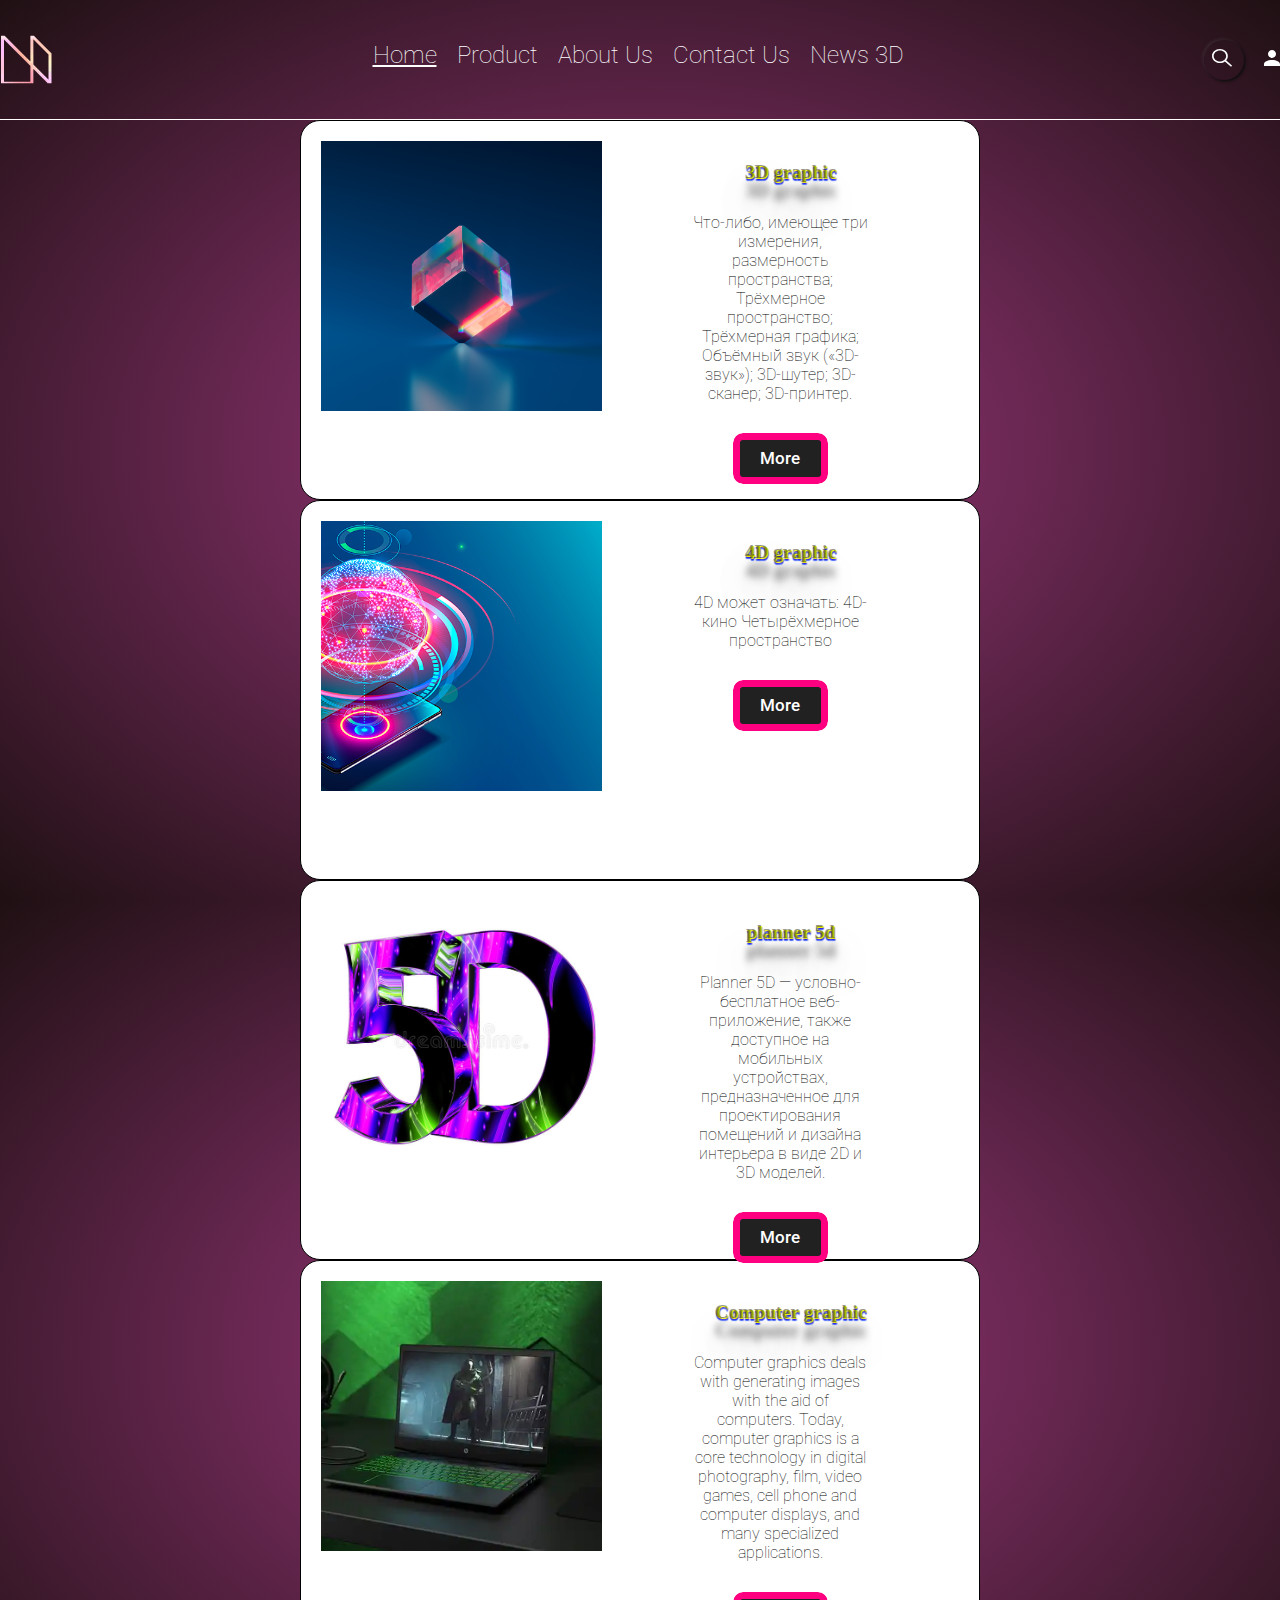
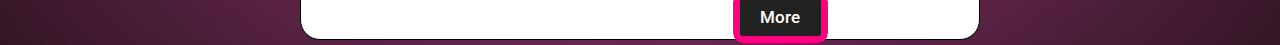
<file: news.html>
<!DOCTYPE html>
<html lang="en">
<head>
    <meta charset="UTF-8">
    <meta http-equiv="X-UA-Compatible" content="IE=edge">
    <meta name="viewport" content="width=device-width, initial-scale=1.0">
    <link rel="stylesheet" href="./styles/news.css">
    <link rel="stylesheet" href="./styles/style.css">
    <link rel="preconnect" href="https://fonts.googleapis.com"><link rel="preconnect" href="https://fonts.gstatic.com" crossorigin><link href="https://fonts.googleapis.com/css2?family=Roboto:wght@100;300;400;500&display=swap" rel="stylesheet">
    <title>Virtual World | Several websites for your interest|More...|News</title>
</head>
<body>

<header class="menu">
    <div class="container">
        <div class="menu-box">
            <img class="logo" src="./img2/metasign.png" alt="">
            <ul class="menu-list">
                <li class="menu-text"><a href="./menu.html" class="menu-link" id="home">Home</a></li>
                <li class="menu-text"><a href="./product.html" class="menu-link">Product</a></li>
                <li class="menu-text"><a href="./about.html" class="menu-link">About Us</a></li>
                <li class="menu-text"><a href="./contact.html" class="menu-link">Contact Us</a></li>


                <li class="menu-text"><a href="./news.html" class="menu-link">News 3D</a></li>


            </ul>
            <div class="menu-search">


                <div class="container_search">
                    <input placeholder="Type to search..." required="" class="input" name="text" type="text">

                    <div class="icon">

                        <img  class="ionicon" src="./img/Search.svg" alt=""/>
                        <title>Search</title>
                        <path stroke-width="32" stroke-miterlimit="10" stroke="currentColor" fill="none" d="M221.09 64a157.09 157.09 0 10157.09 157.09A157.1 157.1 0 00221.09 64z"></path>
                        <path d="M338.29 338.29L448 448" stroke-width="32" stroke-miterlimit="10" stroke-linecap="round" stroke="currentColor" fill="none"></path>

                    </div>

                </div>

                <a href="./regis/index.html"><img class="person__img" src="./img/person.svg" alt=""></a>

            </div>

            <div class="hamburger-menu">
                <input id="menu__toggle" type="checkbox" />
                <label class="menu__btn" for="menu__toggle">
                    <span></span>
                </label>
                <ul class="menu__box">
                    <li><a class="menu__item" href="./menu.html">Home</a></li>
                    <li><a class="menu__item" href="./product.html">Product</a></li>
                    <li><a class="menu__item" href="./about.html">About us</a></li>
                    <li><a class="menu__item" href="./contact.html">Contact Us</a></li>
                    <li><a class="menu__item" href="./news.html">News</a></li>
                </ul>
            </div>

        </div>
    </div>
</header>



    <section class="section">
        <div class="container">
        <div class="section-news">
            <img src="./img2/3dimg.jpeg" alt="" class="news-img">
            <div class="text-news">
                <ul class="card__list">
                    <li class="card__list-p1">3D graphic</li>
                    <li class="card__list-p2">Что-либо, имеющее три измерения, размерность пространства;
                        Трёхмерное пространство;
                        Трёхмерная графика;
                        Объёмный звук («3D-звук»);
                        3D-шутер;
                        3D-сканер;
                        3D-принтер.</li>
                </ul>
               <center> <a href="https://ru.wikipedia.org/wiki/3D"><button class="bn">More</button></a></center>
            </div>
        </div>


        <div class="section-news">
            <img src="./img2/4dimg.png" alt="" class="news-img">
            <div class="text-news">
                <ul class="card__list">
                    <li class="card__list-p1">4D graphic</li>
                    <li class="card__list-p2">4D может означать:

                        4D-кино
                        Четырёхмерное пространство</li>
                </ul>
                <center><a href="https://ru.wikipedia.org/wiki/3D"><button class="bn">More</button></a></center>
            </div>
        </div>

        <div class="section-news">
            <img src="./img2/5dimg.jpg" alt="" class="news-img">
            <div class="text-news">
                <ul class="card__list">
                    <li class="card__list-p1">planner 5d</li>
                    <li class="card__list-p2">Planner 5D — условно-бесплатное веб-приложение, также доступное на мобильных устройствах, предназначенное для проектирования помещений и дизайна интерьера в виде 2D и 3D моделей.</li>
                </ul>
               <center><a href="https://ru.wikipedia.org/wiki/3D"><button class="bn">More</button></a></center>
            </div>
        </div>





        <div class="section-news">
            <img src="./img2/7-visually-stunning-pc-games-with-best-gaming-graphics.webp" alt="" class="news-img">
            <div class="text-news">
                <ul class="card__list">
                    <li class="card__list-p1">Computer graphic</li>
                    <li class="card__list-p2">Computer graphics deals with generating images with the aid of computers. Today, computer graphics is a core technology in digital photography, film, video games, cell phone and computer displays, and many specialized applications.</li>
                </ul>
               <center><a href="https://ru.wikipedia.org/wiki/3D"><button class="bn">More</button></a></center>
            </div>
        </div>



       
        </div>
    </section>
    
</body>
</html>
</file>
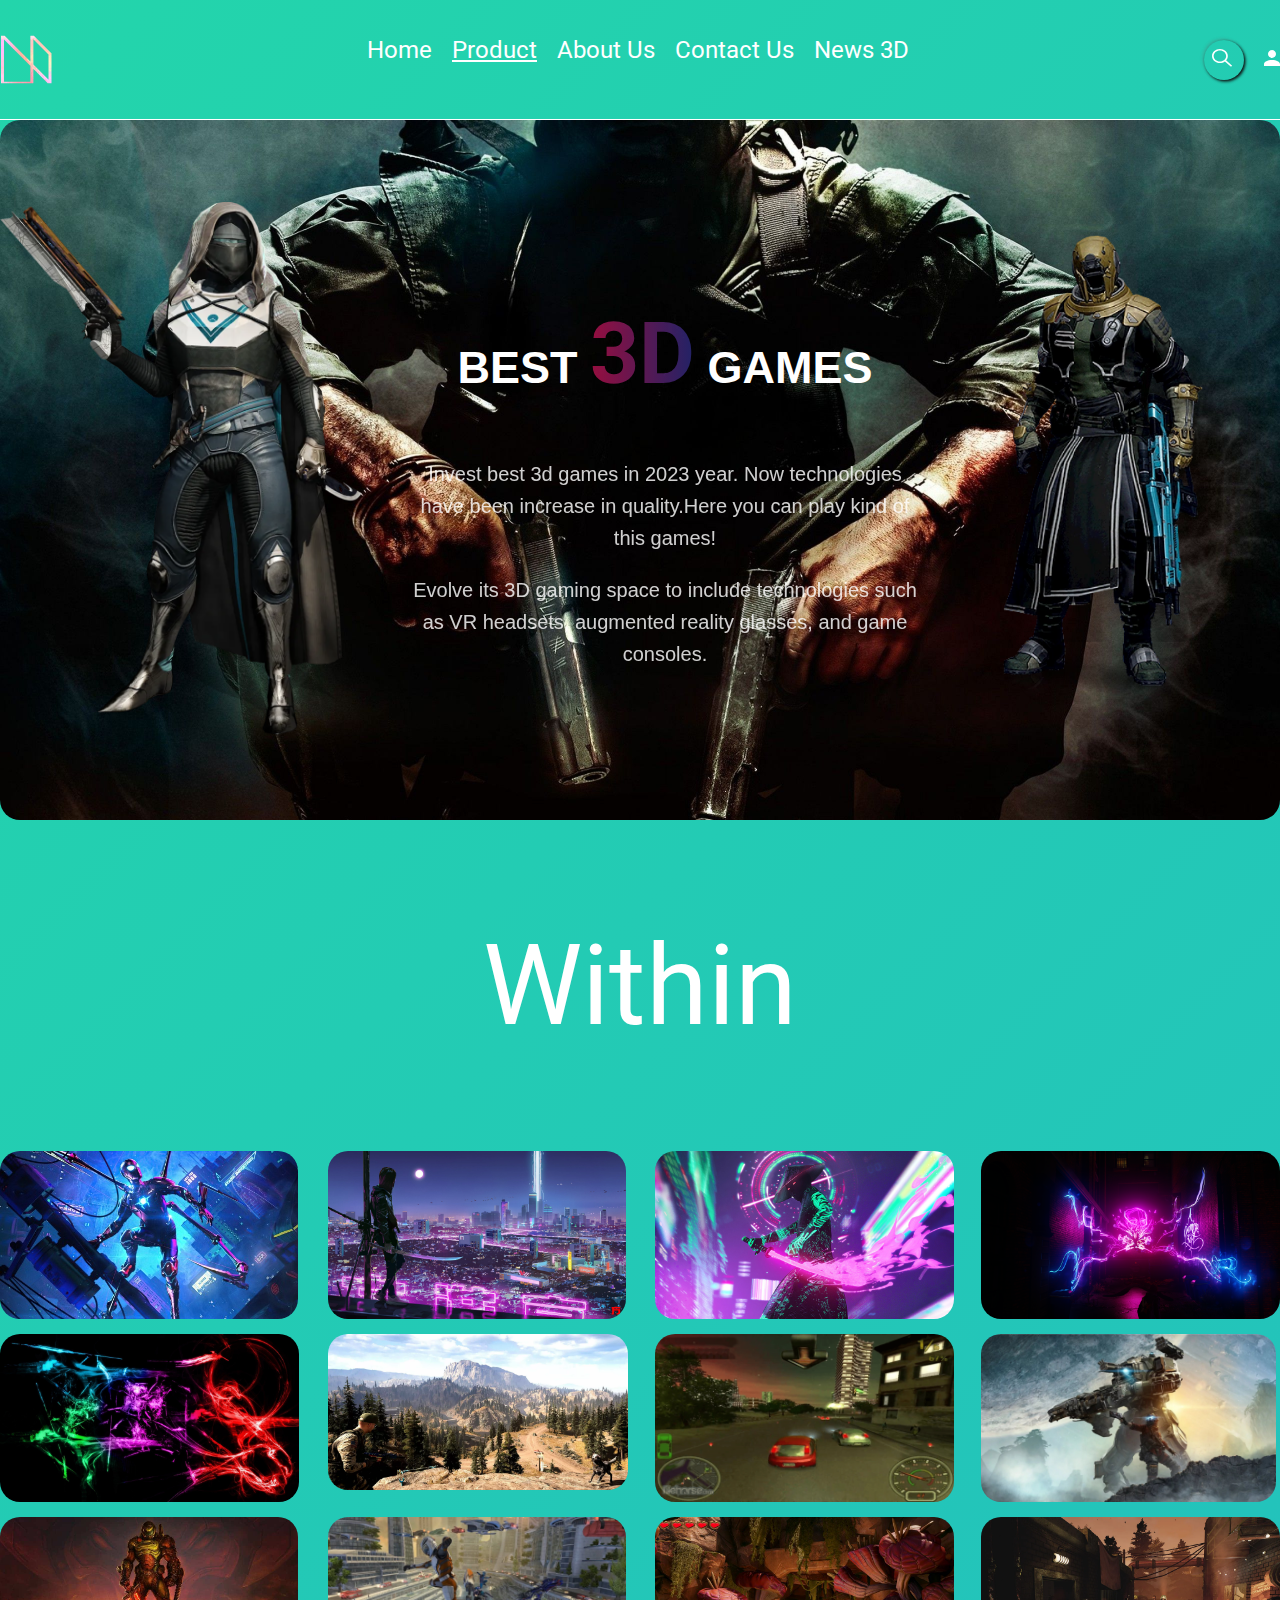
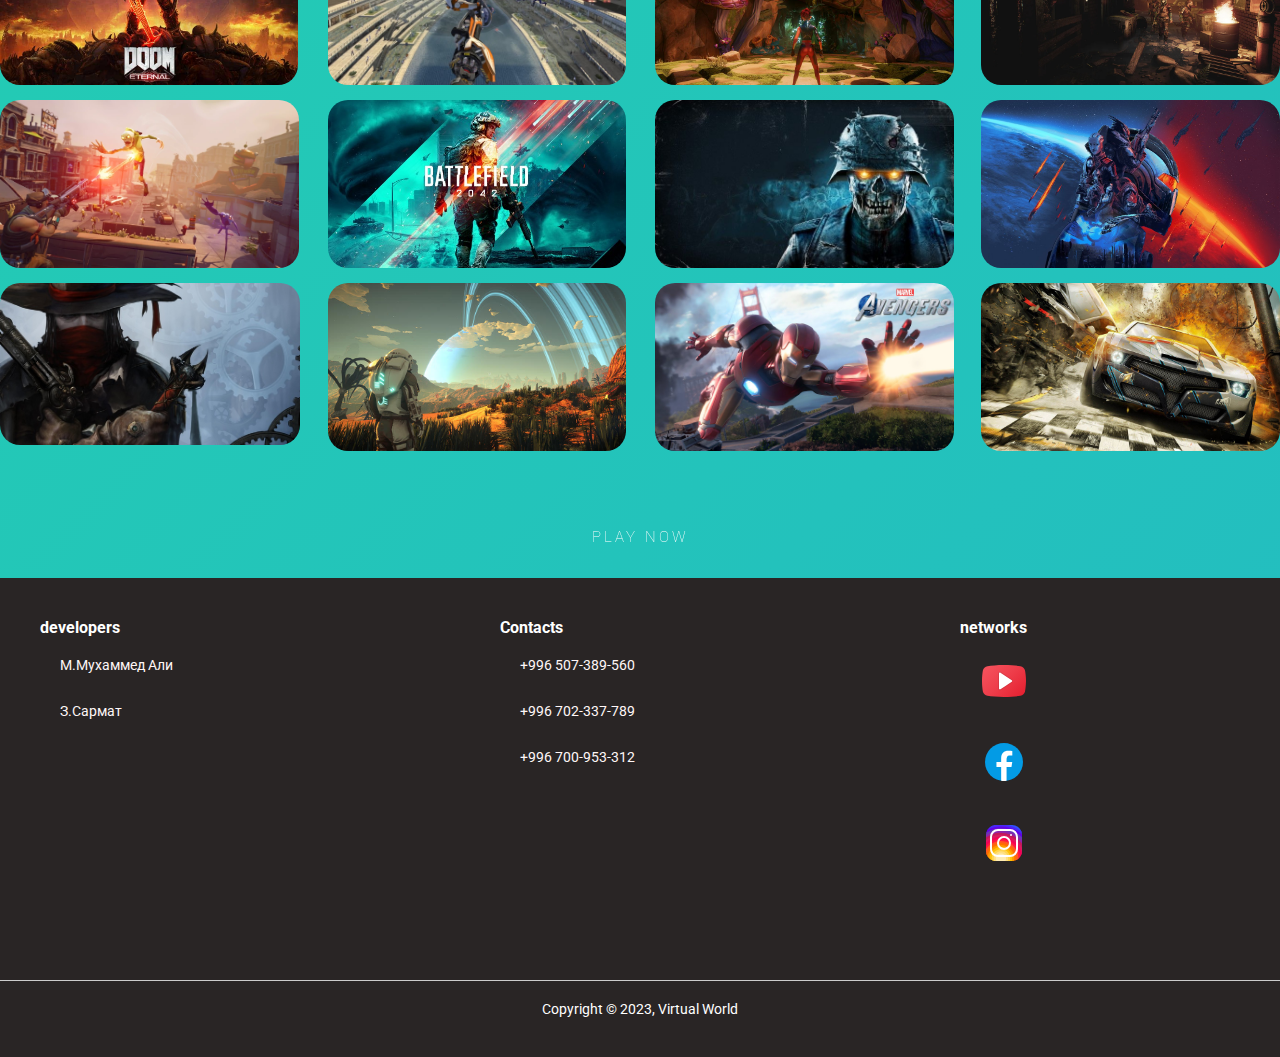
<file: product.html>
<!DOCTYPE html>
<html lang="en">

<head>
    <meta charset="UTF-8">
    <meta http-equiv="X-UA-Compatible" content="IE=edge">
    <meta name="viewport" content="width=device-width, initial-scale=1.0">
    <link rel="preconnect" href="https://fonts.googleapis.com">
    <link rel="preconnect" href="https://fonts.gstatic.com" crossorigin>
    <link href="https://fonts.googleapis.com/css2?family=Roboto:wght@100;300;400;500&display=swap" rel="stylesheet">
    <title>Virtual World | Several websites for your interest|Product</title>
    <link rel="stylesheet" href="./styles/product.css">
</head>

<body>
    <header class="menu">
        <div class="container">
            <div class="menu-box">
                <img class="logo" src="./img2/metasign.png" alt="">
                <ul class="menu-list">
                    <li class="menu-text"><a href="./menu.html" class="menu-link">Home</a></li>
                    <li class="menu-text"><a href="./product.html" class="menu-link" id="product">Product</a></li>
                    <li class="menu-text"><a href="./about.html" class="menu-link">About Us</a></li>
                    <li class="menu-text"><a href="./contact.html" class="menu-link">Contact Us</a></li>
                    
                        <li class="menu-text"><a href="./news.html" class="menu-link">News 3D</a></li>
                    
                </ul>
                <div class="menu-search">


                    <div class="container_search">
                        <input placeholder="Type to search..." required="" class="input" name="text" type="text">
                       
                        <div class="icon">
                            <img class="ionicon" src="./img/Search.svg" alt="" />
                            <title>Search</title>
                            <path stroke-width="32" stroke-miterlimit="10" stroke="currentColor" fill="none"
                                d="M221.09 64a157.09 157.09 0 10157.09 157.09A157.1 157.1 0 00221.09 64z"></path>
                            <path d="M338.29 338.29L448 448" stroke-width="32" stroke-miterlimit="10"
                                stroke-linecap="round" stroke="currentColor" fill="none"></path>

                        </div>
                    </div>

                    <a href="./regis/index.html"><img class="person__img" src="./img/person.svg" alt=""></a>

                </div>

                <div class="hamburger-menu"> 
                    <input id="menu__toggle" type="checkbox" /> 
                    <label class="menu__btn" for="menu__toggle"> 
                      <span></span> 
                    </label> 
                    <ul class="menu__box"> 
                      <li><a class="menu__item" href="./menu.html">Home</a></li> 
                      <li><a class="menu__item" href="./product.html">Product</a></li> 
                      <li><a class="menu__item" href="./about.html">About us</a></li> 
                      <li><a class="menu__item" href="./contact.html">Contact Us</a></li> 
                      <li><a class="menu__item" href="./news.html">News</a></li> 
                    </ul> 
                  </div>

            </div>
        </div>
    </header>
    <section class="games">
        <div class="container">
            <div class="games-box">

    <img class="img__pers" src="./img/bg2.png" alt="">

<div class="games-text">
    <h1 class="games-title">
        Best <strong class="coloredText">3D</strong> GAMES
    </h1>
    <p class="games-subtitle">Invest best 3d games in 2023 year. Now technologies have been increase in quality.Here you can play kind of this games!</p>
    <p class="games-subtitle">Evolve its 3D gaming
        space to include technologies such as VR headsets,
        augmented reality glasses, and game consoles.</p>
</div>

    <img class="img__pers" src="./img/bg.png" alt="" id="hidden" >

            </div>
            
        </div>
    </section>
    <section class="menu-item">
       
        <div class="container">
            <h1 class="menu-text">Within</h1>
            <div>
               <a href="https://www.ea.com/ru-ru/games/library" class="menu-item__box"><img src="./img/spiderman.jpg" alt="" class="menu__img"><img src="./img/game2.jpg" alt="" class="menu__img"><img src="./img/game3.jpg" alt="" class="menu__img"><img src="./img/game4.png" alt="" class="menu__img"><img src="./img/game5.jpg" alt="" class="menu__img"><img src="./img/2019-06-02-image-3.webp" alt="" class="menu__img"><img src="./img/city-racing-screenshot-01.png" alt="" class="menu__img"><img src="./img/game8.jpg" alt="" class="menu__img"><img src="./img/doom_eternal.jpg" alt="" class="menu__img" id="g9"><img src="./img/maxresdefault.jpg" alt="" class="menu__img"><img src="./img/3d_vs_2d_video_games-1024x576.jpg" alt="" class="menu__img"><img src="./img/desolate-review-pc-1.webp" alt="" class="menu__img"><img src="./img/game92.webp" alt="" class="menu__img" id="g13"><img src="./img/game14.jpg" alt="" class="menu__img"><img src="./img/game15.jpg" alt="" class="menu__img"><img src="./img/game16.jpg" alt="" class="menu__img"><img src="./img/game17.jpg" alt="" class="menu__img"><img src="./img/The-difference-between-2D-and-3D-video-games_Osiris_ New Dawn.jpg" alt="" class="menu__img"><img src="./img/game19.jpg" alt="" class="menu__img"><img src="./img/game20.jpg" alt="" class="menu__img"></a>
            </div>
            <center>
               <a href="https://www.ea.com/ru-ru/games/library">
                <button>
                    <span>PLAY NOW</span>
                  </button>
               </a>
            </center>
        </div>
    </section>
    <footer>
        <div class="footer-row">
          <div class="footer-column">
            <h4>developers</h4>
            <ul>
              <li><a href="#">М.Мухаммед Али</a></li>
              <li><a href="#">З.Сармат</a></li>
            </ul>
          </div>
          <div class="footer-column">
            <h4>Contacts</h4>
            <ul>
              <li><a href="#">+996 507-389-560</a></li>
              <li><a href="#">+996 702-337-789</a></li>
              <li><a href="#">+996 700-953-312</a></li>
            </ul>
          </div>
          <div class="footer-column">
            <h4>networks</h4>
            <ul>
              <li><a href="#"><img src="./icons/icons8-youtube-play.svg" alt=""></a></li>
              <li><a href="#"><img src="./icons/icons8-facebook-новый.svg" alt=""></a></li>
              <li><a href="#"><img src="./icons/icons8-instagram.svg" alt=""></a></li>
            </ul>
          </div>
        </div>
        <div class="footer-bottom">
          <p>Copyright © 2023, Virtual World</p>
        </div>
      </footer>


</body>
</html>
</file>
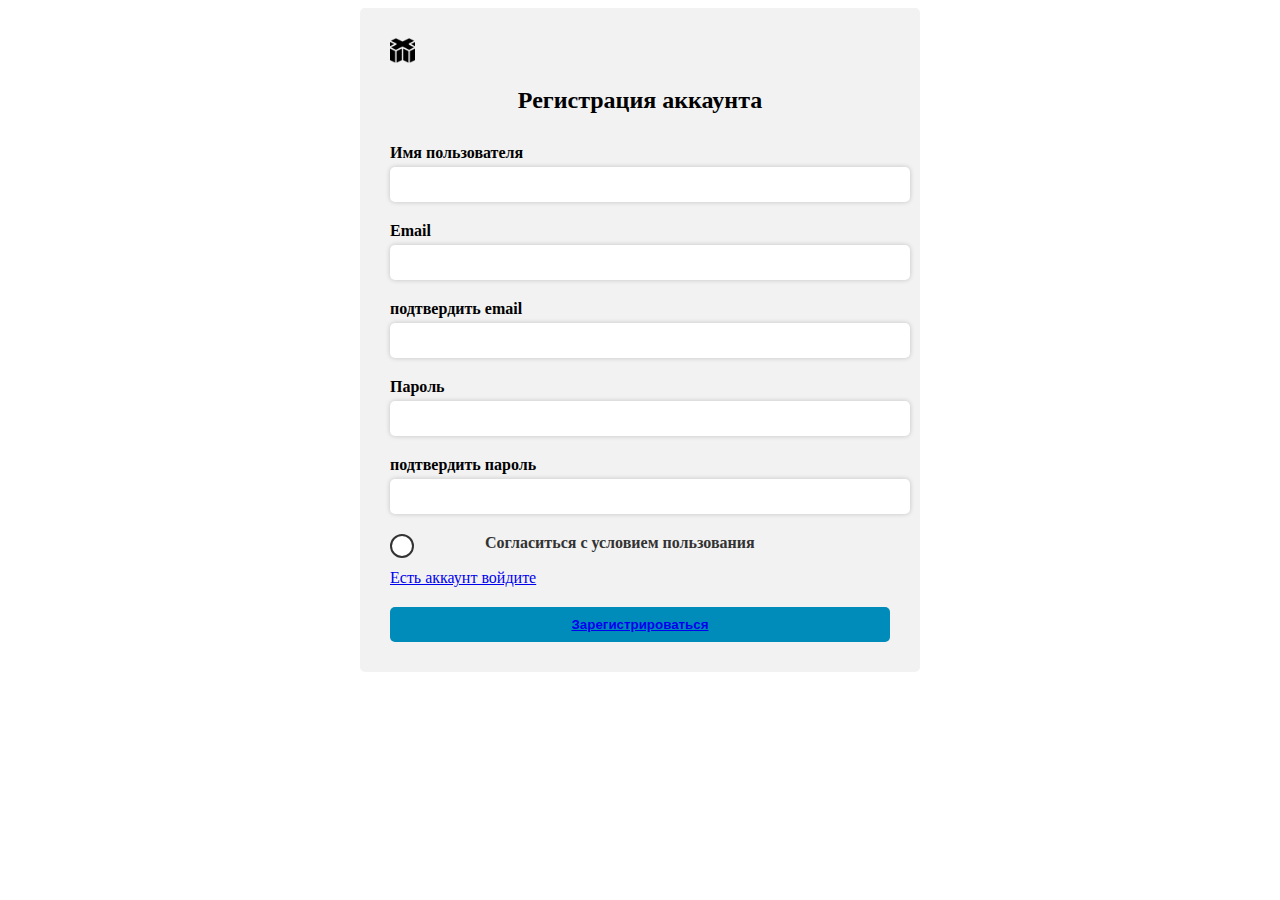
<file: regis/regis.html>
<!DOCTYPE html>
<html lang="en">
<head>
    <meta charset="UTF-8">
    <meta http-equiv="X-UA-Compatible" content="IE=edge">
    <meta name="viewport" content="width=device-width, initial-scale=1.0">
    <link rel="preconnect" href="https://fonts.googleapis.com"><link rel="preconnect" href="https://fonts.gstatic.com" crossorigin><link href="https://fonts.googleapis.com/css2?family=Roboto:wght@100;300;400;500&display=swap" rel="stylesheet">
    <link rel="stylesheet" href="./regis.css">
    <title>Document</title>
</head>
<body>

        <form>
            <a href="../menu.html">
            <img class="reset" src="../img/reset.png" alt="">
            </a>
            <h2>Регистрация аккаунта</h2>
            <div class="input-field">
              <label for="username">Имя пользователя</label>
              <input type="text" id="username" name="username">
            </div>
            <div class="input-field">
              <label for="email">Email</label>
              <input type="email" id="email" name="email">
            </div>
            <div class="input-field">
              <label for="email">подтвердить email</label>
              <input type="email" id="email" name="email">
            </div>
            <div class="input-field">
              <label for="password">Пароль</label>
              <input type="password" id="password" name="password">
            </div>
            <div class="input-field">
              <label for="password">подтвердить пароль</label>
              <input type="password" id="password" name="password">
            </div>
            <label class="checkbox">
              <input type="checkbox">
              <span class="checkmark"></span>
              <span class="label-text">Согласиться с условием пользования</span>

            </label>


            <a href="sign.html">Есть аккаунт войдите</a>

            <button type="submit" class="submit-button"> <a href="../menu.html">Зарегистрироваться    </a></button>

          </form>
</body>
</html>
</file>
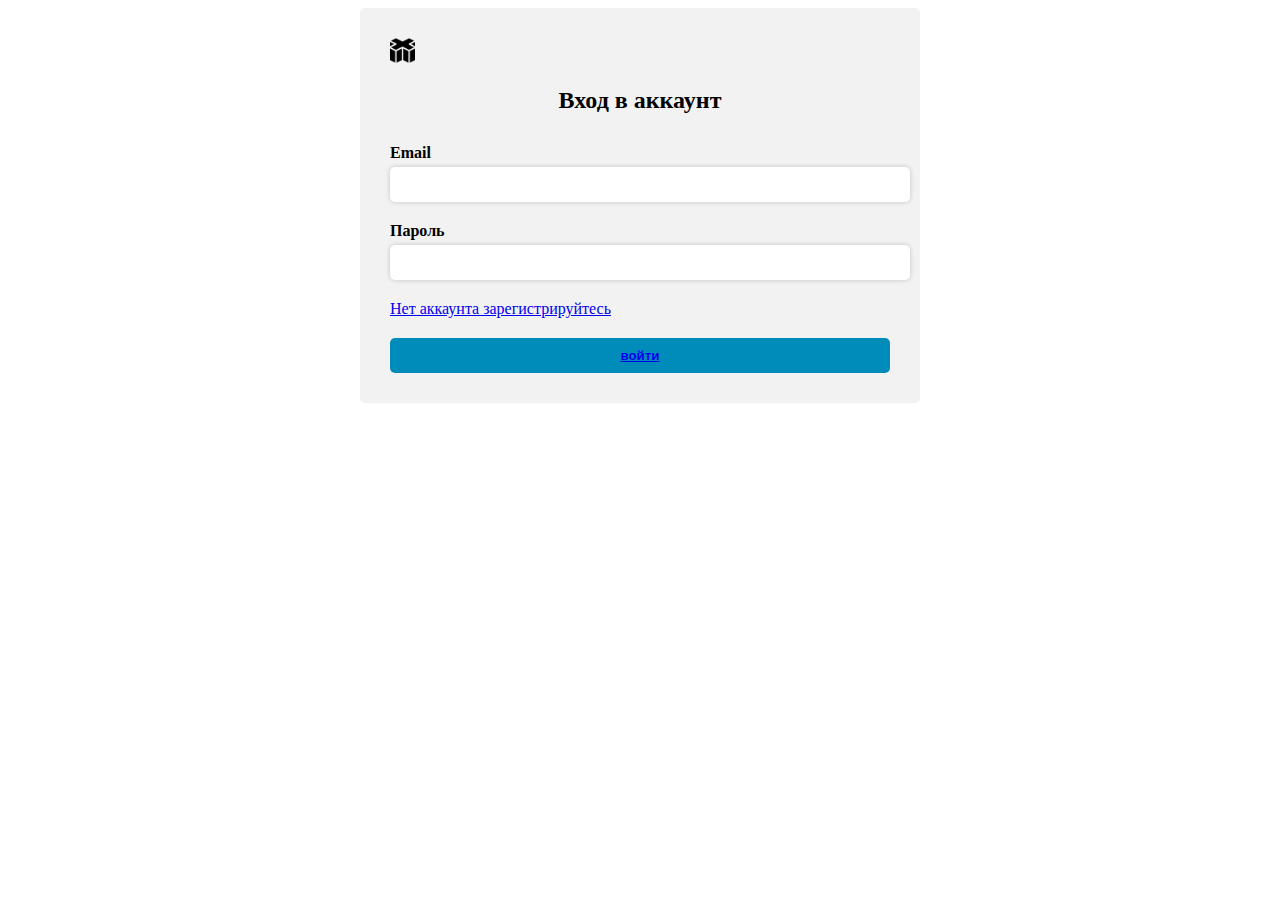
<file: regis/sign.html>
<!DOCTYPE html>
<html lang="en">
<head>
    <meta charset="UTF-8">
    <meta http-equiv="X-UA-Compatible" content="IE=edge">
    <meta name="viewport" content="width=device-width, initial-scale=1.0">
    <link rel="stylesheet" href="./sign.css">
    <title>Document</title>
</head>
<body>
    <form>
        <a href="../menu.html">
            <img class="reset" src="../img/reset.png" alt="">
        </a>
        <h2>Вход в аккаунт</h2>
        <div class="input-field">
          <label for="email">Email</label>
          <input type="email" id="email" name="email">
        </div>
        <div class="input-field">
          <label for="password">Пароль</label>
          <input type="password" id="password" name="password">
        </div>
        <a href="regis.html">Нет аккаунта зарегистрируйтесь</a>
        <button type="submit" class="submit-button"> <a href="../menu.html"> войти </a></button>
      </form>
</body>
</html>
</file>
<file: regis/index.css>
*{
    margin:0;
    padding:0;
    box-sizing: border-box;
    font-family: 'Roboto', sans-serif;
}
.container{
    width:100%;
    max-width: 1290px;
    margin:0 auto;
    display:flex;
    justify-content: center;
    align-items: center;
    height: 700px;
    column-gap: 100px;
}

.btn-oval {
  display: inline-block;
  width: 240px;
  height: 70px;
  text-align: center;
  color: #fff;
  text-decoration: none;
  background: linear-gradient(135deg, #FF6B6B 0%, #FFA07A 100%);
  border-radius: 50px;
  border: none;
  font: bold 30px/70px Arial;
  box-shadow: 0 10px 15px rgba(255, 107, 107, 0.4);
  position: relative;
  overflow: hidden;
  transition: transform 0.3s ease-out;
}

.btn-oval:before {
  content: "";
  position: absolute;
  top: 0;
  left: 0;
  width: 100%;
  height: 100%;
  background: linear-gradient(135deg, #FF6B6B 0%, #FFA07A 100%);
  opacity: 0.6;
  transform: translateX(-100%);
  transition: transform 0.3s ease-out;
}

.btn-oval:hover {
  transform: translateY(-5px);
}

.btn-oval:hover:before {
  transform: translateX(0%);
}

.btn-oval:active {
  transform: scale(0.95);
  box-shadow: 0 5px 10px rgba(255, 107, 107, 0.4);
}

  .input{
    border-radius:10px;
    width:300px;
    
    height:50px;
    font-size: 24px;
    
    margin-top:20px;
  }
   ::placeholder {
   display:grid;
    letter-spacing: 2px;
    font-size: 24px;
  }
  

  .card {
    width: 400px;
    height: 500px;
    background-image: linear-gradient(163deg, #00ff75 0%, #3700ff 100%);
    border-radius: 20px;
    transition: all .3s;
   }
   
   .card2 {
    padding:40px;
    width: 400px;
    height: 500px;
    background-color: #1a1a1a;
    border-radius:10px;
    transition: all .2s;
    
   }
   
   .card2:hover {
    transform: scale(0.98);
    border-radius: 20px;
   }
   
   .card:hover {
    box-shadow: 0px 0px 30px 1px rgba(0, 255, 117, 0.30);
   }
   .input {
    font-family: -apple-system,BlinkMacSystemFont,"Segoe UI","Roboto","Oxygen","Ubuntu","Cantarell","Fira Sans","Droid Sans","Helvetica Neue",sans-serif;
    font-weight: 500;
    color: #fff;
    background-color: rgb(48, 48, 50);
    box-shadow: 0 0 .4vw rgba(0,0,0,0.5), 0 0 0 .15vw transparent;
    border-radius: 0.4vw;
    border: none;
    outline: none;
    padding: 0.4vw;
    transition: .4s;
  }
  .input:hover {
    box-shadow: 0 0 0 .15vw rgba(135, 207, 235, 0.186);
  }
  .input:focus {
    box-shadow: 0 0 0 .15vw #AF40FF; 
  }
   button {
    margin-top:30px;
    align-items: center;
    background-image: linear-gradient(144deg,#AF40FF, #5B42F3 50%,#00DDEB);
    border: 0;
    border-radius: 8px;
    box-shadow: rgba(151, 65, 252, 0.2) 0 15px 30px -5px;
    box-sizing: border-box;
    color: #FFFFFF;
    display: flex;
    font-family: Phantomsans, sans-serif;
    font-size: 24px;
    letter-spacing: 2px;
    justify-content: center;
    line-height: 1em;
    max-width: 100%;
    min-width: 140px;
    padding: 3px;
    text-decoration: none;
    user-select: none;
    -webkit-user-select: none;
    touch-action: manipulation;
    white-space: nowrap;
    cursor: pointer;
    transition: all .3s;
    width:300px;
   }
   button:active,
   button:hover {
    outline: 0;
   }
   button span {
    background-color: rgb(5, 6, 45);
    padding: 16px 24px;
    border-radius: 6px;
    width: 100%;
    height: 100%;
    transition: 300ms;
   }
   button:hover span {
    background: none;
   }
   button:active {
    transform: scale(0.9);
   }
   html, body {
    width: 100%;
    height:100%;
  }
  body {
      background: linear-gradient(-45deg, #ee7752, #e73c7e, #23a6d5, #23d5ab);
      background-size: 400% 400%;
      animation: gradient 15s ease infinite;
  }
  @keyframes gradient {
      0% {
          background-position: 0% 50%;
      }
      50% {
          background-position: 100% 50%;
      }
      100% {
          background-position: 0% 50%;
      }
  }
</file>
<file: styles/about.css>
*{
    margin:0;
    padding:0;
    box-sizing: border-box;
    font-family: 'Roboto', sans-serif;
}
::selection{
background-color: white;
color:#4B3862
}
.menu{
    width:100%;
   height:120px;
   
   display:flex;
   align-items: center;
    border-bottom:1px solid white;
}
.logo{
  max-width:100px;
}
body{
    background: linear-gradient(252.43deg, #1C1C1C 0.01%, #4B3862 101.01%);

}
.person__img{
    margin-left:20px;
}
.container{
    width:100%;
    max-width:1400px;
    margin:0 auto;
}
.menu-box{
    display:flex;
    justify-content: space-between;
    align-items: center;
}
.menu-search{
    display:flex;
    align-items: center;
}
.menu-list{
    list-style-type: none;
    display:flex;
    align-items: center;
    color: #23d5ab;
   
}
li{
    margin-left:20px;
}
.menu-link{
    text-decoration: none;
    color: white;
    font-size: 24px;
}
.menu-link:hover{
    transition:0.5s;
    color:#2E3192;
}
#about{
    text-decoration: underline;
}
.container_search {
    position: relative;
    --size-button: 40px;
  }
  
  .input {
    overflow: scroll;
    padding-left: var(--size-button);
    height: var(--size-button);
    font-size: 15px;
    border: none;
    color: #fff;
    outline: none;
    width: var(--size-button);
    transition: all ease 0.3s;
    background-color: transparent;
    box-shadow: 1.5px 1.5px 3px #0e0e0e, -1.5px -1.5px 3px rgb(95 94 94 / 25%), inset 0px 0px 0px #0e0e0e, inset 0px -0px 0px #000000;
    border-radius: 50px;
    cursor: pointer;
  }
  
  .input:focus,
  .input:not(:invalid) {
    width: 200px;
    cursor: text;
    box-shadow: 0px 0px 0px #0e0e0e, 0px 0px 0px rgb(95 94 94 / 25%), inset 1.5px 1.5px 3px #0e0e0e, inset -1.5px -1.5px 3px #5f5e5e;
  }
  
  .input:focus + .icon,
  .input:not(:invalid) + .icon {
    pointer-events: all;
    cursor: pointer;
  }
  
  .container_search .icon {
    position: absolute;
    width: var(--size-button);
    height: var(--size-button);
    top: 0;
    left: 0;
    padding: 8px;
    pointer-events: none;
  }
  
  .container_search .icon svg {
    width: 100%;
    height: 100%;
  }


  .hand{
    width:100%;
    margin-top:100px;
  }
  .hand-title{
   
    font-weight: 400;
    font-size: 96px;
    text-align:center;
    color: white;
  }
  .hand-working{
display:flex;
align-items: center;
justify-content: space-around;
  }
  .text{
    width:100%;
    margin-top:100px;
  }
  .text-title{
    font-weight: 400;
    font-size: 96px;
   
    color: white;
  }
  .text-subtitle{
    padding-top: 30px;
   width:1126px;
    font-weight: 400;
    font-size: 36px;
    line-height: 44px;
    color:white;
  }
  .text-box{
    display:grid;
    justify-content: center;
  }


  .img{
    max-width: 100%;
    height: auto;
    border-radius: 20px;
}
.wrapper{
    position: relative;
    width: 100%;
    display: flex;
    justify-content: center;
    align-items: center;
}
.slider{
    position: relative;
    overflow: hidden;
    max-width: 1200px;
    height: auto;
}
.slider2{
    position: relative;
    overflow: hidden;
    max-width: 1200px;
    height: auto;
}
.slider-items{
    width: 700%;
    height: 100%;
    display: flex;
    justify-content: center;
}
.item{
    width: 20%;
}
.input2{
    position: absolute;
    visibility: hidden;
}
.slider-nav{
    position: absolute;
    bottom: 35px;
    width: 100%;
    display: flex;
    justify-content: center;
}
.slider-nav__item{
    width: 60px;
    height: 15px;
    border: 2px solid #fff;
    margin: 7px;
    cursor: pointer;
    transition: all 0.3s ease;
}
.slider-nav__item:hover{
    background-color: #fff;
}
#s1:checked ~ .s1{
    margin-left: 0;
}
#s2:checked ~ .s1{
    margin-left: -38%;
}
#s3:checked ~ .s1{
    margin-left: -80%;
}
#s4:checked ~ .s1{
    margin-left: -120%;
}
#s5:checked ~ .s1{
    margin-left: -160%;
}
@media screen and (max-width: 768px) {
  .wrapper {
    padding: 0 20px;
  }
  .slider-items {
    width: 1000%;
  }
  .item {
    width: 16.666%;
  }
  #s1:checked ~ .s1 {
    margin-left: 0;
  }
  #s2:checked ~ .s1 {
    margin-left: -16.666%;
  }
  #s3:checked ~ .s1 {
    margin-left: -33.332%;
  }
  #s4:checked ~ .s1 {
    margin-left: -50%;
  }
  #s5:checked ~ .s1 {
    margin-left: -66.666%;
  }
}

@media screen and (max-width: 576px) {
  .item {
    width: 25%;
  }
  #s1:checked ~ .s1 {
    margin-left: 0;
  }
  #s2:checked ~ .s1 {
    margin-left: -25%;
  }
  #s3:checked ~ .s1 {
    margin-left: -50%;
  }
  #s4:checked ~ .s1 {
    margin-left: -75%;
  }
  #s5:checked ~ .s1 {
    margin-left: -100%;
  }
}




.img2{
    width:100%;
    height:auto;
}


.parallax {
    background-image: url("../img2/story1.png");
    width:100%;
    border-radius: 20px;
   
    height: 700px;
    display:flex;
    justify-content: center;
    align-items: center;
 
    background-attachment: fixed;
    background-position: center;
    background-repeat: no-repeat;
    background-size: cover; 
}

.parralx {
   
    background-image: url("../img/3d-render-people-playing-computer_456052-14.webp");
    width:100%;
    border-radius: 20px;
   
    height: 700px;
    display:flex;
    justify-content: center;
    align-items: center;
  
    background-attachment: fixed;
    background-position: center;
    background-repeat: no-repeat;
    background-size: cover;
    
}


#menu__toggle { 
    opacity: 0; 
  } 
  /* стилизуем кнопку */ 
  .menu__btn { 
    display: flex; /* используем flex для центрирования содержимого */ 
    align-items: center;  /* центрируем содержимое кнопки */ 
    position: relative; 
     
    right: 20px; 
    width: 26px; 
    height: 26px; 
    cursor: pointer; 
    z-index: 1; 
  } 
  /* добавляем "гамбургер" */ 
  .menu__btn > span, 
  .menu__btn > span::before, 
  .menu__btn > span::after { 
    display: block; 
    position: absolute; 
    width: 100%; 
    height: 2px; 
    background-color: #616161; 
  } 
  .menu__btn > span::before { 
    content: ''; 
    top: -8px; 
  } 
  .menu__btn > span::after { 
    content: ''; 
    top: 8px; 
  } 
  /* контейнер меню */ 
.menu__box { 
    display: block; 
    position: fixed; 
    visibility: hidden; 
    top: 0; 
    left: -100%; 
    width: 300px; 
    height: 100%; 
    margin: 0; 
    padding: 80px 0; 
    list-style: none; 
    text-align: center; 
    background-color: #ECEFF1; 
    box-shadow: 1px 0px 6px rgba(0, 0, 0, .2); 
  } 
  /* элементы меню */ 
  .menu__item { 
    display: block; 
    padding: 12px 24px; 
    color: #333; 
    font-family: 'Roboto', sans-serif; 
    font-size: 20px; 
    font-weight: 600; 
    text-decoration: none; 
  } 
  .menu__item:hover { 
    background-color: #CFD8DC; 
  } 
   
  #menu__toggle:checked ~ .menu__btn > span { 
    transform: rotate(45deg); 
  } 
  #menu__toggle:checked ~ .menu__btn > span::before { 
    top: 0; 
    transform: rotate(0); 
  } 
  #menu__toggle:checked ~ .menu__btn > span::after { 
    top: 0; 
    transform: rotate(90deg); 
  } 
  #menu__toggle:checked ~ .menu__box { 
    visibility: visible; 
    left: 0; 
  } 
  
   
  .menu__btn > span, 
  .menu__btn > span::before, 
  .menu__btn > span::after { 
    transition-duration: .25s; 
  } 
  .menu__box { 
    transition-duration: .25s; 
    background-color: rgba(0, 0, 0, 0.5);
    opacity: 0.7;
  } 
  .menu__item { 
    transition-duration: .25s;
    color: white; 
  }
.hamburger-menu{
    display:none;
}

@media(max-width:952px){
    .menu-list{
        display:none;
    }
    .hamburger-menu{
        display:block;
    }
}


@media(max-width:975px){
    .img{
        width:100%;
        height:auto;
    }
}
@media(max-width:1126px){
    .text-subtitle{
        width:auto;
    }
}
@media(max-width:690px){
    .hand-working{
display:grid;
justify-content: center;
    }
}

html, body {
  width: 100%;
  height:100%;
}

body {
    background: linear-gradient(-45deg, #ee7752, #e73c7e, #23a6d5, #23d5ab);
    background-size: 1000% 1000%;
    animation: gradient 15s ease infinite;
}

@keyframes gradient {
    0% {
        background-position: 0% 50%;
    }
    50% {
        background-position: 100% 50%;
    }
    100% {
        background-position: 0% 50%;
    }
}


footer {
  background-color: #292525;
  padding: 40px 0;
  font-family: Arial, sans-serif;
  font-size: 14px;
  color: rgb(255, 255, 255);
  }
  
  .footer-row {
  display: flex;
  justify-content: space-between;
  flex-wrap: wrap;
  max-width: 1200px;
  margin: 0 auto;
  }
  
  .footer-column {
  width: calc(25% - 20px);
  margin-right: 20px;
  margin-bottom: 40px;
  }
  
  .footer-column:last-child {
  margin-right: 0;
  }
  
  h4 {
  font-size: 16px;
  font-weight: bold;
  margin-bottom: 20px;
  }
  
  ul {
  list-style: none;
  margin: 0;
  padding: 0;
  }
  
  li {
  margin-bottom: 30px;
  font-style: unset;
  }
  
  a {
  color: rgb(255, 247, 247);
  text-decoration: none;
  transition: color 0.3s ease-in-out;
  }
  
  a:hover {
  color: #000000;
  }
  
  .footer-bottom {
  text-align: center;
  margin-top: 40px;
  padding-top: 20px;
  border-top: 1px solid #ccc;
  }

/* Small screens */
@media (max-width: 576px) {
.footer-column {
width: 100%;
margin-right: 0;
}
}

/* Medium screens */
@media (min-width: 577px) and (max-width: 992px) {
.footer-column {
width: calc(50% - 20px);
margin-right: 20px;
}
.footer-column:last-child {
margin-right: 0;
}
}

/* Large screens */
@media (min-width: 993px) {
.footer-column {
width: calc(25% - 20px);
margin-right: 20px;
}
.footer-column:last-child {
margin-right: 0;
}
}
</file>
<file: styles/contact.css>
@property --rotate {
  syntax: "<angle>";
  initial-value: 132deg;
  inherits: false;
}

*{
    margin:0;
    padding:0;
    box-sizing: border-box;
    font-family: 'Roboto', sans-serif;
}
::selection{
background-color: white;
color:#4B3862
}
.menu{
    width:100%;
   height:120px;
   
   display:flex;
   align-items: center;
    border-bottom:1px solid white;
}
.logo{
  max-width:100px;
}
body{
    background: linear-gradient(252.43deg, #1C1C1C 0.01%, #4B3862 101.01%);

}
.person__img{
    margin-left:20px;
}
.container{
    width:100%;
    max-width:1400px;
    margin:0 auto;
}


.menu-box{
    display:flex;
    justify-content: space-between;
    align-items: center;
}

.menu-search{
    display:flex;
    align-items: center;
}
.menu-list{
    list-style-type: none;
    display:flex;
    align-items: center;
   
}
li{
    margin-left:20px;
}
.menu-link{
    text-decoration: none;
    color:white;
    font-size: 24px;
}
.menu-link:hover{
    transition:0.5s;
    color:#2E3192;
}
#product{
    text-decoration: underline;
}
.container_search {
    position: relative;
    --size-button: 40px;
  }
  
  .input {
    overflow: scroll;
    padding-left: var(--size-button);
    height: var(--size-button);
    font-size: 15px;
    border: none;
    color: rgb(0, 0, 0);
    outline: none;
    width: var(--size-button);
    transition: all ease 0.3s;
    background-color: transparent;
    box-shadow: 1.5px 1.5px 3px #0e0e0e, -1.5px -1.5px 3px rgb(95 94 94 / 25%), inset 0px 0px 0px #0e0e0e, inset 0px -0px 0px #5f5e5e;
    border-radius: 50px;
    cursor: pointer;
  }
  
  .input:focus,
  .input:not(:invalid) {
    width: 200px;
    cursor: text;
    box-shadow: 0px 0px 0px #0e0e0e, 0px 0px 0px rgb(95 94 94 / 25%), inset 1.5px 1.5px 3px #0e0e0e, inset -1.5px -1.5px 3px #8a8888;
  }
  
  .input:focus + .icon,
  .input:not(:invalid) + .icon {
    pointer-events: all;
    cursor: pointer;
  }
  
  .container_search .icon {
    position: absolute;
    width: var(--size-button);
    height: var(--size-button);
    top: 0;
    left: 0;
    padding: 8px;
    pointer-events: none;
  }
  
  .container_search .icon svg {
    width: 100%;
    height: 100%;
  }










  .section2{
    width:100%;
    margin-top: 100px;
}
.section2-box{
    display:flex;
    
    justify-content: space-around;
}
.section2-title{
    color:#fff;
    font-size: 70px;
    font-weight: 600;
}
.section2-subtitle{
    color:#fff;
    font-size: 20px;
}
.subtitle{
   color:White;
    font-weight: bold;
    font-size: 20px;
    margin-top: 20px;
    cursor:default;
}
.subtitle:hover{
    color:rgb(33, 18, 199);
    transition:0.5s;
}
.section2-info{
    display:grid;
    grid-template-columns: repeat(2,auto);
}
.personal-info{
    display:flex;
    justify-content: space-around;
    align-items: center;
}

input,textarea{
    font-family: -apple-system,BlinkMacSystemFont,"Segoe UI","Roboto","Oxygen","Ubuntu","Cantarell","Fira Sans","Droid Sans","Helvetica Neue",sans-serif;
    font-weight: 500;
    
    color: #fff;
    background-color: rgb(48, 48, 50);
    box-shadow: 0 0 .4vw rgba(0,0,0,0.5), 0 0 0 .15vw transparent;
    border-radius: 0.4vw;
    border: none;
    outline: none;
    padding: 0.4vw;
    
    transition: .4s;
    
}
input,textarea:hover {
    box-shadow: 0 0 0 .15vw rgba(135, 207, 235, 0.186);
  }
  
  input,textarea:focus {
    box-shadow: 0 0 0 .15vw #AF40FF;
    
  }

.section2-comment{
    margin-top:20px;
    border-radius: 10px;
}
textarea{
  border-radius: 10px;
}
.section2-input{
    margin-top:15px;
}


.bishkek__card{
    margin-top:100px;
    display:flex;
    justify-content: center;
    margin-bottom:100px;
}
img:hover{
    opacity:0.8;
}

.bishkek-card{
    width:80%;
    height: 500px;
}

.long__input{
    width:360px;
}
input,textarea{
    font-family: -apple-system,BlinkMacSystemFont,"Segoe UI","Roboto","Oxygen","Ubuntu","Cantarell","Fira Sans","Droid Sans","Helvetica Neue",sans-serif;
    font-weight: 500;
    
    color: #fff;
    background-color: rgb(48, 48, 50);
    box-shadow: 0 0 .4vw rgba(0,0,0,0.5), 0 0 0 .15vw transparent;
    border-radius: 0.4vw;
    border: none;
    outline: none;
    padding: 0.4vw;
    
    transition: .4s;
    
}
input:hover {
    box-shadow: 0 0 0 .15vw rgba(135, 207, 235, 0.186);
  }
  
  input:focus {
    box-shadow: 0 0 0 .15vw #AF40FF;
    
  }


#contact{
    text-decoration: underline;
}


  button {
    text-decoration: none;
    position: absolute;
    border: none;
    font-size: 14px;
    font-family: inherit;
    color: #fff;
    width: 9em;
    height: 2em;
    margin-top:10px;
    line-height: 2em;
    text-align: center;
    background: linear-gradient(90deg,#03a9f4,#f441a5,#ffeb3b,#03a9f4);
    background-size: 300%;
    border-radius: 30px;
    z-index: 1;
   }
   
   button:hover {
    animation: ani 8s linear infinite;
    border: none;
   }
   
   @keyframes ani {
    0% {
     background-position: 0%;
    }
   
    100% {
     background-position: 400%;
    }
   }
/*    
   button:before {
    content: '';
    position: absolute;
    top: -5px;
    left: -5px;
    right: -5px;
    bottom: -5px;
    z-index: -1; 
    background: linear-gradient(90deg,#03a9f4,#f441a5,#ffeb3b,#03a9f4);
    background-size: 400%;
    border-radius: 35px;
   transition: 1.5s; 
   } */
   
   button:hover::before {
    filter: blur(20px);
   }
   
   button:active {
    background: linear-gradient(32deg);
   }
   .card {
    display: flex;
    width: 700px;
    height: 504px;
    /* background-image: linear-gradient(163deg, #00ff75 0%, #3700ff 100%); */
    border-radius: 20px;
    transition: all .3s;
    margin:0 auto;
    column-gap: 100px;
   }
   .card2 {
    width: 390px;
    height: 504px;
    background-color: #292525;
    transition: all .2s;
   }

   .card2:hover {
    transform: scale(0.98);
    border-radius: 20px;
   }
   
   .card:hover {
    box-shadow: 0px 0px 30px 1px rgba(0, 255, 117, 0.30);
   }


   .card-avatar {
    width: 100px;
    height: 100px;
    box-shadow: 0 8px 8px rgb(0 0 0 / 20%);
    border-radius: 50%;
position: relative;
top:80px;
left:40px;
    
    transform: translateX(-50%) translateY(-64px);
}

.avatar-box{
    display:flex;
    justify-content: center;
}







.spinner {
    height: 50px;
    width: max-content;
    font-size: 18px;
    font-weight: 600;
    font-family: monospace;
    letter-spacing: 1em;
    color: #f5f5f5;
    filter: drop-shadow(0 0 10px);
    display: flex;
    justify-content: center;
    align-items: center;
    margin:0 auto;
    margin-top:50px;
   }
   
   .spinner span {
    animation: loading6454 1.75s ease infinite;
   }
   
   .spinner span:nth-child(2) {
    animation-delay: 0.25s;
   }
   
   .spinner span:nth-child(3) {
    animation-delay: 0.5s;
   }
   
   .spinner span:nth-child(4) {
    animation-delay: 0.75s;
   }
   
   .spinner span:nth-child(5) {
    animation-delay: 1s;
   }
   
   .spinner span:nth-child(6) {
    animation-delay: 1.25s;
   }
   
   .spinner span:nth-child(7) {
    animation-delay: 1.5s;
   }
   
   @keyframes loading6454 {
    0%, 100% {
     transform: translateY(0);
    }
   
    50% {
     transform: translateY(-10px);
    }
   }
 
.card-title{
    font-size: 30px;
    text-align: center;
    margin-top:30px;
    color:white;
}
.card-subtitle{
    font-size: 25px;
    text-align: center;
    margin-top:15px;
    color:white;
}
/* Styles for screens with a width of up to 768px */
@media screen and (max-width: 768px) {
  .card {
    flex-direction: column;
    width: 100%;
    height: auto;
    column-gap: 0;
  }
  
  .card2 {
    width: 100%;
    height: auto;
    margin-bottom: 30px;
  }
  
  .card-avatar {
    width: 80px;
    height: 80px;
    top: 30px;
    left: 50%;
    transform: translateX(-50%) translateY(0);
  }
  
  .card-title {
    font-size: 24px;
    margin-top: 20px;
  }
  
  .card-subtitle {
    font-size: 20px;
    margin-top: 10px;
  }
}

/* Styles for screens with a width between 768px and 1024px */
@media screen and (min-width: 768px) and (max-width: 1024px) {
  .card {
    width: 90%;
    column-gap: 50px;
  }
  
  .card2 {
    width: 40%;
    margin-bottom: 0;
  }
  
  .card-avatar {
    width: 90px;
    height: 90px;
  }
  
  .card-title {
    font-size: 28px;
    margin-top: 25px;
  }
  
  .card-subtitle {
    font-size: 24px;
    margin-top: 15px;
  }
}

/* Styles for screens with a width greater than 1024px */
@media screen and (min-width: 1024px) {
  .card {
    width: 700px;
    height: 504px;
    column-gap: 100px;
  }
  
  .card2 {
    width: 390px;
    height: 504px;
    margin-bottom: 0;
  }
  
  .card-avatar {
    width: 100px;
    height: 100px;
    top: 80px;
    left: 40px;
    transform: translateX(-50%) translateY(-64px);
  }
  
  .card-title {
    font-size: 30px;
    margin-top: 30px;
  }
  
  .card-subtitle {
    font-size: 25px;
    margin-top: 15px;
  }
}

#menu__toggle { 
    opacity: 0; 
  } 
  /* стилизуем кнопку */ 
  .menu__btn { 
    display: flex; /* используем flex для центрирования содержимого */ 
    align-items: center;  /* центрируем содержимое кнопки */ 
    position: relative; 
     
    right: 20px; 
    width: 26px; 
    height: 26px; 
    cursor: pointer; 
    z-index: 1; 
  } 
  /* добавляем "гамбургер" */ 
  .menu__btn > span, 
  .menu__btn > span::before, 
  .menu__btn > span::after { 
    display: block; 
    position: absolute; 
    width: 100%; 
    height: 2px; 
    background-color: #616161; 
  } 
  .menu__btn > span::before { 
    content: ''; 
    top: -8px; 
  } 
  .menu__btn > span::after { 
    content: ''; 
    top: 8px; 
  } 
  /* контейнер меню */ 
.menu__box { 
    display: block; 
    position: fixed; 
    visibility: hidden; 
    top: 0; 
    left: -100%; 
    width: 300px; 
    height: 100%; 
    margin: 0; 
    padding: 80px 0; 
    list-style: none; 
    text-align: center; 
    background-color: #ECEFF1; 
    box-shadow: 1px 0px 6px rgba(0, 0, 0, .2); 
  } 
  /* элементы меню */ 
  .menu__item { 
    display: block; 
    padding: 12px 24px; 
    color: #333; 
    font-family: 'Roboto', sans-serif; 
    font-size: 20px; 
    font-weight: 600; 
    text-decoration: none; 
  } 
  .menu__item:hover { 
    background-color: #CFD8DC; 
  } 
   
  #menu__toggle:checked ~ .menu__btn > span { 
    transform: rotate(45deg); 
  } 
  #menu__toggle:checked ~ .menu__btn > span::before { 
    top: 0; 
    transform: rotate(0); 
  } 
  #menu__toggle:checked ~ .menu__btn > span::after { 
    top: 0; 
    transform: rotate(90deg); 
  } 
  #menu__toggle:checked ~ .menu__box { 
    visibility: visible; 
    left: 0; 
  } 
  
   
  .menu__btn > span, 
  .menu__btn > span::before, 
  .menu__btn > span::after { 
    transition-duration: .25s; 
  } 
  .menu__box { 
    transition-duration: .25s; 
    background-color: rgba(0, 0, 0, 0.5);
    opacity: 0.7;
  } 
  .menu__item { 
    transition-duration: .25s; 
    color: white;
  }
.hamburger-menu{
    display:none;
}
@media(max-width:952px){
    .menu-list{
        display:none;
    }
    .hamburger-menu{
        display:block;
    }
}

   @media(max-width:950px){
    .section2-box{
        display:block;
        margin:0 auto;
    }
  
    .work_number-box{
        display:grid;
        justify-content: center;
    }
    .bishkek-card{
        width:100%;
        height:auto;
    }
    .img77{
        width:100%;
        height:auto;
    }
    .section2-input{
        margin-top:50px;
      margin-left:35px;
        width:500px;
    }
    .section2-text{
        width:500px;
        margin-left:50px;
    }
}
@media(max-width:500px){
    .section2-input{
        width:auto;
    }
    .section2-text{
        width:auto;
    }
}
@media(max-width:830px){
  
    .personal-info{
        display:block;
    }
    .personal-info__input{
        margin-top:20px;
        width:100%;
      
    }
.section2-comment{
    margin-top:35px;
   
}
}







html, body {
  width: 100%;
  height:100%;
}

body {
    background: linear-gradient(-45deg, #ee7752, #e73c7e, #23a6d5, #23d5ab);
    background-size: 400% 400%;
    animation: gradient 15s ease infinite;
}

@keyframes gradient {
    0% {
        background-position: 0% 50%;
    }
    50% {
        background-position: 100% 50%;
    }
    100% {
        background-position: 0% 50%;
    }
}
footer {
  background-color: #292525;
  padding: 40px 0;
  font-family: Arial, sans-serif;
  font-size: 14px;
  color: rgb(255, 255, 255);
  }
  
  .footer-row {
  display: flex;
  justify-content: space-between;
  flex-wrap: wrap;
  max-width: 1200px;
  margin: 0 auto;
  }
  
  .footer-column {
  width: calc(25% - 20px);
  margin-right: 20px;
  margin-bottom: 40px;
  }
  
  .footer-column:last-child {
  margin-right: 0;
  }
  
  h4 {
  font-size: 16px;
  font-weight: bold;
  margin-bottom: 20px;
  }
  
  ul {
  list-style: none;
  margin: 0;
  padding: 0;
  }
  
  li {
  margin-bottom: 30px;
  font-style: unset;
  }
  
  a {
  color: rgb(255, 247, 247);
  text-decoration: none;
  transition: color 0.3s ease-in-out;
  }
  
  a:hover {
  color: #000000;
  }
  
  .footer-bottom {
  text-align: center;
  margin-top: 40px;
  padding-top: 20px;
  border-top: 1px solid #ccc;
  }

/* Small screens */
@media (max-width: 576px) {
.footer-column {
width: 100%;
margin-right: 0;
}
}

/* Medium screens */
@media (min-width: 577px) and (max-width: 992px) {
.footer-column {
width: calc(50% - 20px);
margin-right: 20px;
}
.footer-column:last-child {
margin-right: 0;
}
}

/* Large screens */
@media (min-width: 993px) {
.footer-column {
width: calc(25% - 20px);
margin-right: 20px;
}
.footer-column:last-child {
margin-right: 0;
}
}
</file>
<file: styles/style.css>
*{
    margin:0;
    padding:0;
    box-sizing: border-box;
    font-family: 'Roboto', sans-serif;
}
::selection{
background-color: white;
color:#4B3862
}
.menu{
    width:100%;
   height:120px;
   
   display:flex;
   align-items: center;
    border-bottom:1px solid white;
}
.logo{
  max-width:100px;
}
body{
    background: linear-gradient(252.43deg, #1C1C1C 0.01%, #4B3862 101.01%);

}
.person__img{
    margin-left:20px;
}
.container{
    width:100%;
    max-width:1400px;
    margin:0 auto;
}
.menu-box{
    display:flex;
    justify-content: space-between;
    align-items: center;
}
.menu-search{
    display:flex;
    align-items: center;
}
.menu-list{
    list-style-type: none;
    display:flex;
    align-items: center;
}
li{
    margin-left:20px;
}
.menu-link{
    text-decoration: none;
    color:white;
    font-size: 24px;
}

.meta-heading{
    width:100%;
    margin-top:50px;
}

.heading-title{
   
font-style: normal;
font-weight: 700;
font-size: 52px;

/* identical to box height, or 150% */

text-align: center;
color: #FFFFFF;
border-bottom: 1px solid white;
}
.heading-subtitle{
   
    text-align: center;
    font-style: normal;
font-weight: 700;
font-size: 72px;

color: transparent;
-webkit-background-clip: text;
background-clip: text;
background-image: linear-gradient(#e66465, #9198e5);

}
.coloredText{
    font-style: normal;
font-weight: 700;
font-size: 112px;
line-height: 168px;
color: transparent;
-webkit-background-clip: text;
background-clip: text;
background-image:  linear-gradient(#e66465, #9198e5);;


}
.heading-box{
    display: flex;
    justify-content: space-between;
    align-items: center;
}
.heading-img{
    max-width:1200px
}



.explore{
    width:100%;
    margin-top:150px;
    border-top:1px solid white;
}

.explore-world{
    display: flex;
    justify-content: space-between;
    align-items: center;
}





.container_search {
    position: relative;
    --size-button: 40px;
  }
 
  .input {
    overflow: scroll;
    padding-left: var(--size-button);
    height: var(--size-button);
    font-size: 15px;
    border: none;
    color: #fff;
    outline: none;
    width: var(--size-button);
    transition: all ease 0.3s;
    background-color: transparent;
    box-shadow: 1.5px 1.5px 3px #0e0e0e, -1.5px -1.5px 3px rgb(95 94 94 / 25%), inset 0px 0px 0px #0e0e0e, inset 0px -0px 0px #5f5e5e;
    border-radius: 50px;
    cursor: pointer;
  }
  .search-btn{
    width:40px;
    height:40px;
    border-radius: 100%;
    background-color: #2E3192;
    color:white;
    overflow: scroll;
    padding-left: var(--size-button);
    height: var(--size-button);
    
    border: none;
    
    outline: none;
    width: var(--size-button);
    transition: all ease 0.3s;
    background-color: #191A1E;
    box-shadow: 1.5px 1.5px 3px #0e0e0e, -1.5px -1.5px 3px rgb(95 94 94 / 25%), inset 0px 0px 0px #0e0e0e, inset 0px -0px 0px #5f5e5e;
    border-radius: 50px;
    cursor: pointer;
  }
  .input:focus,
  .input:not(:invalid) {
    width: 200px;
    cursor: text;
    box-shadow: 0px 0px 0px #0e0e0e, 0px 0px 0px rgb(95 94 94 / 25%), inset 1.5px 1.5px 3px #0e0e0e, inset -1.5px -1.5px 3px #5f5e5e;
  }
  
  .input:focus + .icon,
  .input:not(:invalid) + .icon {
    pointer-events: all;
    cursor: pointer;
  }
  
  .container_search .icon {
    position: absolute;
    width: var(--size-button);
    height: var(--size-button);
    top: 0;
    left: 0;
    padding: 8px;
    pointer-events: none;
  }
  
  .container_search .icon svg {
    width: 100%;
    height: 100%;
  }




.explore-btn{
    width: 179px;
height: 53px;
font-style: normal;
font-weight: 900;
font-size: 20px;
line-height: 23px;
text-align: center;
margin-top:10px;
color: #FFFFFF;
border:none;
background: linear-gradient(95.2deg, #B90160 2.23%, #2E3192 99.51%);
border-radius: 7px;
}


.explore-title{
    font-style: normal;
    font-weight: 700;
    font-size: 45px;
    line-height: 109%;
    font-family: Arial, Helvetica, sans-serif;
    text-transform: uppercase;
    color: #FFFFFF;
}
.explore-subtitle{
    width:320px;
    margin-top:20px;
    font-style: normal;
    font-weight: 400;
    font-size: 26px;
    line-height: 160%;
    font-family: Arial, Helvetica, sans-serif;
    color: rgba(255, 255, 255, 0.9);
    opacity: 0.9;
    transform: rotate(-0.2deg);
}



/* параллакс */
.parallax {
    background-image: url("../img/Mask\ Group.png");
    width:100%;
    border-radius: 20px;
    z-index: 1;

    height: 700px;
    display:flex;
    justify-content: center;
    align-items: center;
 
    background-attachment: fixed;
    background-position: center;
    background-repeat: no-repeat;
    background-size: cover;
    
}
.video__text{
    color:white;
    font-size: 82px;
}

.video__bg{
    width:100%;
    
}
.menu-link:hover{
    transition:0.5s;
    color:#2E3192;
}
#home{
    text-decoration: underline;
}




/* скрываем чекбокс */ 
#menu__toggle { 
    opacity: 0; 
  } 
  /* стилизуем кнопку */ 
  .menu__btn { 
    display: flex; /* используем flex для центрирования содержимого */ 
    align-items: center;  /* центрируем содержимое кнопки */ 
    position: relative; 
     
    right: 20px; 
    width: 26px; 
    height: 26px; 
    cursor: pointer; 
    z-index: 1; 
  } 
  /* добавляем "гамбургер" */ 
  .menu__btn > span, 
  .menu__btn > span::before, 
  .menu__btn > span::after { 
    display: block; 
    position: absolute; 
    width: 100%; 
    height: 2px; 
    background-color: #616161; 
  } 
  .menu__btn > span::before { 
    content: ''; 
    top: -8px; 
  } 
  .menu__btn > span::after { 
    content: ''; 
    top: 8px; 
  } 

  /* контейнер меню */ 
.menu__box { 
    display: block; 
    position: fixed; 
    visibility: hidden; 
    top: 0; 
    left: -100%; 
    width: 300px; 
    height: 100%; 
    margin: 0; 
    padding: 80px 0; 
    list-style: none; 
    text-align: center; 
    background-color: #ECEFF1; 
    box-shadow: 1px 0px 6px rgba(0, 0, 0, .2); 
  } 
  /* элементы меню */ 
  .menu__item { 
    display: block; 
    padding: 12px 24px; 
    color: #333; 
    font-family: 'Roboto', sans-serif; 
    font-size: 20px; 
    font-weight: 600; 
    text-decoration: none; 
  } 
  .menu__item:hover { 
    background-color: #CFD8DC; 
  } 
   
  #menu__toggle:checked ~ .menu__btn > span { 
    transform: rotate(45deg); 
  } 
  #menu__toggle:checked ~ .menu__btn > span::before { 
    top: 0; 
    transform: rotate(0); 
  } 
  #menu__toggle:checked ~ .menu__btn > span::after { 
    top: 0; 
    transform: rotate(90deg); 
  } 
  #menu__toggle:checked ~ .menu__box { 
    visibility: visible; 
    left: 0; 
  } 
  
   
  .menu__btn > span, 
  .menu__btn > span::before, 
  .menu__btn > span::after { 
    transition-duration: .25s; 
  } 
  .menu__box { 
    transition-duration: .25s; 
    background-color: rgba(0, 0, 0, 0.5);
    opacity: 0.7;
  } 
  .menu__item { 
    transition-duration: .25s;
    color: #FFFFFF; 
  }
.hamburger-menu{
    display:none;
}

    @media(max-width:1119px){
        .heading-box{
            display:grid;
            justify-content: center;
        }
        .heading-img__box{
            display:flex;
            justify-content: center;
        }
        .explore-world{
            display:grid;
            justify-content: center;
        }
        .img{
            width:100%;
            height:auto;
        }
    }
    @media(max-width:952px){
        .menu-list{
            display:none;
        }
        .hamburger-menu{
            display:block;
        }
    }
    @media(max-width:510px){
      .heading-title{
       
        font-size: 52px;
      }
      .heading-subtitle{
        
        font-size: 52px;
      }
    }
    footer {
      background-color: #292525;
      padding: 40px 0;
      font-family: Arial, sans-serif;
      font-size: 14px;
      color: rgb(255, 255, 255);
      }
      
      .footer-row {
      display: flex;
      justify-content: space-between;
      flex-wrap: wrap;
      max-width: 1200px;
      margin: 0 auto;
      }
      
      .footer-column {
      width: calc(25% - 20px);
      margin-right: 20px;
      margin-bottom: 40px;
      }
      
      .footer-column:last-child {
      margin-right: 0;
      }
      
      h4 {
      font-size: 16px;
      font-weight: bold;
      margin-bottom: 20px;
      }
      
      ul {
      list-style: none;
      margin: 0;
      padding: 0;
      }
      
      li {
      margin-bottom: 30px;
      font-style: unset;
      }
      
      a {
      color: rgb(255, 247, 247);
      text-decoration: none;
      transition: color 0.3s ease-in-out;
      }
      
      a:hover {
      color: #000000;
      }
      
      .footer-bottom {
      text-align: center;
      margin-top: 40px;
      padding-top: 20px;
      border-top: 1px solid #ccc;
      }

/* Small screens */
@media (max-width: 576px) {
  .footer-column {
    width: 100%;
    margin-right: 0;
  }
}

/* Medium screens */
@media (min-width: 577px) and (max-width: 992px) {
  .footer-column {
    width: calc(50% - 20px);
    margin-right: 20px;
  }
  .footer-column:last-child {
    margin-right: 0;
  }
}

/* Large screens */
@media (min-width: 993px) {
  .footer-column {
    width: calc(25% - 20px);
    margin-right: 20px;
  }
  .footer-column:last-child {
    margin-right: 0;
  }
}





    body {
      margin: 0;
      height: 100vh;
      font-weight: 100;
      background: radial-gradient(#a23982,#1f1013);
      -webkit-animation: fadeIn 1 1s ease-out;
      -moz-animation: fadeIn 1 1s ease-out;
      -o-animation: fadeIn 1 1s ease-out;
      animation: fadeIn 1 1s ease-out;
    }
    
    
    .light {
      position: absolute;
      width: 0px;
      opacity: .75;
      background-color: rgb(255, 255, 255);
      /* box-shadow: #e9f1f1 0px 0px 20px 2px; */
      opacity: 0;
      top: 100vh;
      bottom: 0px;
      left: 0px;
      right: 0px;
      margin: auto;
    }
    
    .x1{
    -webkit-animation: floatUp 4s infinite linear;
    -moz-animation: floatUp 4s infinite linear;
    -o-animation: floatUp 4s infinite linear;
    animation: floatUp 4s infinite linear;
     -webkit-transform: scale(1.0);
     -moz-transform: scale(1.0);
     -o-transform: scale(1.0);
    transform: scale(1.0);
    box-shadow: #d50303 0px 0px 20px 2px;
    
    }
    
    .x2{
    -webkit-animation: floatUp 7s infinite linear;
    -moz-animation: floatUp 7s infinite linear;
    -o-animation: floatUp 7s infinite linear;
    animation: floatUp 7s infinite linear;
    -webkit-transform: scale(1.6);
    -moz-transform: scale(1.6);
    -o-transform: scale(1.6);
    transform: scale(1.6);
    left: 15%;
    box-shadow: #03f8f8 0px 0px 20px 2px;
    
    }
    
    .x3{
    -webkit-animation: floatUp 2.5s infinite linear;
    -moz-animation: floatUp 2.5s infinite linear;
    -o-animation: floatUp 2.5s infinite linear;
    animation: floatUp 2.5s infinite linear;
    -webkit-transform: scale(.5);
    -moz-transform: scale(.5);
    -o-transform: scale(.5);
    transform: scale(.5);
    left: -15%;
    box-shadow: #f3f703 0px 0px 20px 2px;
    
    }
    
    .x4{
    -webkit-animation: floatUp 4.5s infinite linear;
    -moz-animation: floatUp 4.5s infinite linear;
    -o-animation: floatUp 4.5s infinite linear;
    animation: floatUp 4.5s infinite linear;
    -webkit-transform: scale(1.2);
    -moz-transform: scale(1.2);
    -o-transform: scale(1.2);
    transform: scale(1.2);
    left: -34%;
    box-shadow: #32fa00 0px 0px 20px 2px;
    
    }
    
    .x5{
    -webkit-animation: floatUp 8s infinite linear;
    -moz-animation: floatUp 8s infinite linear;
    -o-animation: floatUp 8s infinite linear;
    animation: floatUp 8s infinite linear;
    -webkit-transform: scale(2.2);
    -moz-transform: scale(2.2);
    -o-transform: scale(2.2);
    transform: scale(2.2);
    left: -57%;
    box-shadow: #0000ff 0px 0px 20px 2px;
    
    }
    
    .x6{
    -webkit-animation: floatUp 3s infinite linear;
    -moz-animation: floatUp 3s infinite linear;
    -o-animation: floatUp 3s infinite linear;
    animation: floatUp 3s infinite linear;
    -webkit-transform: scale(.8);
    -moz-transform: scale(.8);
    -o-transform: scale(.8);
    transform: scale(.8);
    left: -81%;
    box-shadow: #009dff 0px 0px 20px 2px;
    
    }
    
    .x7{
    -webkit-animation: floatUp 5.3s infinite linear;
    -moz-animation: floatUp 5.3s infinite linear;
    -o-animation: floatUp 5.3s infinite linear;
    animation: floatUp 5.3s infinite linear;
    -webkit-transform: scale(3.2);
    -moz-transform: scale(3.2);
    -o-transform: scale(3.2);
    transform: scale(3.2);
    left: 37%;
    box-shadow: #84ff00 0px 0px 20px 2px;
    
    }
    
    .x8{
    -webkit-animation: floatUp 4.7s infinite linear;
    -moz-animation: floatUp 4.7s infinite linear;
    -o-animation: floatUp 4.7s infinite linear;
    animation: floatUp 4.7s infinite linear;
    -webkit-transform: scale(1.7);
    -moz-transform: scale(1.7);
    -o-transform: scale(1.7);
    transform: scale(1.7);
    left: 62%;
    box-shadow: #a600ff 0px 0px 20px 2px;
    
    }
    
    .x9{
    -webkit-animation: floatUp 4.1s infinite linear;
    -moz-animation: floatUp 4.1s infinite linear;
    -o-animation: floatUp 4.1s infinite linear;
    animation: floatUp 4.1s infinite linear;
    -webkit-transform: scale(0.9);
    -moz-transform: scale(0.9);
    -o-transform: scale(0.9);
    transform: scale(0.9);
    left: 85%;
    box-shadow: #ff0352 0px 0px 20px 2px;
    
    }
    
    
    @-webkit-keyframes floatUp{
    0%{top: 100vh; opacity: 0;}
    25%{opacity: 1;}
    50%{top: 0vh; opacity: .8;}
    75%{opacity: 1;}
    100%{top: -100vh; opacity: 0;}
    }
    @-moz-keyframes floatUp{
    0%{top: 100vh; opacity: 0;}
    25%{opacity: 1;}
    50%{top: 0vh; opacity: .8;}
    75%{opacity: 1;}
    100%{top: -100vh; opacity: 0;}
    }
    @-o-keyframes floatUp{
    0%{top: 100vh; opacity: 0;}
    25%{opacity: 1;}
    50%{top: 0vh; opacity: .8;}
    75%{opacity: 1;}
    100%{top: -100vh; opacity: 0;}
    }
    @keyframes floatUp{
    0%{top: 100vh; opacity: 0;}
    25%{opacity: 1;}
    50%{top: 0vh; opacity: .8;}
    75%{opacity: 1;}
    100%{top: -100vh; opacity: 0;}
    }
    
    
    
    #head1, #head2,#head3, #head4, #head5{
    opacity: 0;
    }
    
    #head1{
    -webkit-animation: fadeOut 1 5s ease-in;
    -moz-animation: fadeOut 1 5s ease-in;
    -o-animation: fadeOut 1 5s ease-in;
    animation: fadeOut 1 5s ease-in;
    }
    
    #head2{
    -webkit-animation: fadeOut 1 5s ease-in;
    -moz-animation: fadeOut 1 5s ease-in;
    -o-animation: fadeOut 1 5s ease-in;
    animation: fadeOut 1 5s ease-in;
    -webkit-animation-delay: 6s;
    -moz-animation-delay: 6s;
    -o-animation-delay: 6s;
    animation-delay: 6s;
    }
    
    #head3{
    -webkit-animation: fadeOut 1 5s ease-in;
    -moz-animation: fadeOut 1 5s ease-in;
    -o-animation: fadeOut 1 5s ease-in;
    animation: fadeOut 1 5s ease-in;
    -webkit-animation-delay: 12s;
    -moz-animation-delay: 12s;
    -o-animation-delay: 12s;
    animation-delay: 12s;
    }
    
    #head4{
    -webkit-animation: fadeOut 1 5s ease-in;
    -moz-animation: fadeOut 1 5s ease-in;
    -o-animation: fadeOut 1 5s ease-in;
    animation: fadeOut 1 5s ease-in;
    -webkit-animation-delay: 17s;
    -moz-animation-delay: 17s;
    -o-animation-delay: 17s;
    animation-delay: 17s;
    }
    
    #head5{
    -webkit-animation: finalFade 1 5s ease-in;
    -moz-animation: finalFade 1 5s ease-in;
    -o-animation: finalFade 1 5s ease-in;
    animation: finalFade 1 5s ease-in;
    -webkit-animation-fill-mode: forwards;
    -moz-animation-fill-mode: forwards;
    -o-animation-fill-mode: forwards;
    animation-fill-mode: forwards;
    -webkit-animation-delay: 22s;
    -moz-animation-delay: 22s;
    -o-animation-delay: 22s;
    animation-delay: 22s;
    }
    
    @-webkit-keyframes fadeIn{
    from{opacity: 0;}
    to{opacity: 1;}
    }
    
    @-moz-keyframes fadeIn{
    from{opacity: 0;}
    to{opacity: 1;}
    }
    
    @-o-keyframes fadeIn{
    from{opacity: 0;}
    to{opacity: 1;}
    }
    
    @keyframes fadeIn{
    from{opacity: 0;}
    to{opacity: 1;}
    }
    
    @-webkit-keyframes fadeOut{
    0%{opacity: 0;}
    30%{opacity: 1;}
    80%{opacity: .9;}
    100%{opacity: 0;}
    }
    
    @-moz-keyframes fadeOut{
    0%{opacity: 0;}
    30%{opacity: 1;}
    80%{opacity: .9;}
    100%{opacity: 0;}
    }
    
    @-o-keyframes fadeOut{
    0%{opacity: 0;}
    30%{opacity: 1;}
    80%{opacity: .9;}
    100%{opacity: 0;}
    }
    
    @keyframes fadeOut{
    0%{opacity: 0;}
    30%{opacity: 1;}
    80%{opacity: .9;}
    100%{opacity: 0;}
    }
    
    @-webkit-keyframes finalFade{
    0%{opacity: 0;}
    30%{opacity: 1;}
    80%{opacity: .9;}
    100%{opacity: 1;}
    }
    
    @-moz-keyframes finalFade{
    0%{opacity: 0;}
    30%{opacity: 1;}
    80%{opacity: .9;}
    100%{opacity: 1;}
    }
    
    @-o-keyframes finalFade{
    0%{opacity: 0;}
    30%{opacity: 1;}
    80%{opacity: .9;}
    100%{opacity: 1;}
    }
    
    @keyframes finalFade{
    0%{opacity: 0;}
    30%{opacity: 1;}
    80%{opacity: .9;}
    100%{opacity: 1;}
    }
</file>
<file: styles/news.css>
*{
    margin:0;
    padding:0;
    box-sizing: border-box;
    font-family: 'Roboto', sans-serif;
}
.container{
    width:100%;
    max-width:1290px;
    margin:0 auto;
}
::selection{
    background-color: white;
    color:#4B3862
    }
    body{
        background: linear-gradient(252.43deg, #1C1C1C 0.01%, #4B3862 101.01%);
    }
.section-news {
    display: flex;
    margin-top: 40px;
    max-width: 680px;
    width: 100%;
    height: 380px;
    background-color: #fff;
    border-radius: 20px;
    border: 1px solid black;
    padding: 20px;
    margin:0 auto;
}
.news-img{
    width: 44%;
    height: 80%;
    -o-object-fit: cover;
    object-fit: cover;
    transition: 0.5s;
    
}
.news-img:hover{
    width:47%;
    height:83%;
}
li{
    margin-top:20px;
}
.card__list-p1 {
    text-align: center;
    font-family: verdana;
    font-size: 1.2em;
    font-weight: 600;
    color: rgba(0, 0, 0, 0.407);
    text-shadow: 1px 1px 1px #fbff00, 1px 2px 1px #1500ff, 1px 3px 1px #5074f7, 1px 18px 6px rgb(16 16 16 / 40%), 1px 22px 10px rgb(16 16 16 / 20%), 1px 25px 35px rgb(16 16 16 / 20%), 1px 30px 60px rgb(16 16 16 / 40%);
}

.card__list-p2 {
    text-align: center;
    margin: 0 auto;
    list-style-type: none;
    width: 50%;
margin-top:20px;}









button {
    margin-top:30px;
    --border-radius: 25px;
    --border-width: 7px;
    appearance: none;
    position: relative;
    padding: 1em 2em;
    border: 0;
    background-color: #212121;
    font-family: "Roboto", Arial, "Segoe UI", sans-serif;
    font-size: 18px;
    font-weight: 500;
    color: #ffff;
    z-index: 2;
  }
  
  button::after {
    --m-i: linear-gradient(#000, #000);
    --m-o: content-box, padding-box;
    content: "";
    position: absolute;
    left: 0;
    top: 0;
    width: 100%;
    height: 100%;
    padding: var(--border-width);
    background-image: conic-gradient(
          #ff0080,
          #ff0080,
          #ff0080,
          #ff0080,
          #ff0080,
          #ff0080,
          #ff0080
      );
    -webkit-mask-image: var(--m-i), var(--m-i);
    mask-image: var(--m-i), var(--m-i);
    -webkit-mask-origin: var(--m-o);
    mask-origin: var(--m-o);
    mask-clip: var(--m-o);
    mask-composite: exclude;
    -webkit-mask-composite: destination-out;
    filter: hue-rotate(0);
    animation: rotate-hue634 linear 500ms infinite;
    animation-play-state: paused;
    border-radius: 20px;
    border-color: #000;
  }
  
  button:hover::after {
    animation-play-state: running;
    border-radius: 10px;
  }
  
  @keyframes rotate-hue634 {
    to {
      filter: hue-rotate(1turn);
    }
  }
  
  button,
  button::after {
    box-sizing: border-box;
    border-radius: 20px;
  }
  
  button:active {
    --border-width: 5px;
  }
  
  .bn {
    padding: 0.9em 1.6em;
    border: none;
    outline: none;
    color: #FFF;
    font-family: inherit;
    font-weight: 500;
    font-size: 17px;
    cursor: pointer;
    position: relative;
    z-index: 0;
    border-radius: 32px;
  }
  
  .bn::after {
    content: "";
    z-index: -1;
    position: absolute;
    width: 100%;
    height: 100%;
    background-color: rgb(46, 46, 46);
    left: 0;
    top: 0;
    border-radius: 10px;
  }
  
  .bn::before {
    content: "";
    background: linear-gradient(
      45deg,
      #07d888, #e40851, #2f00ff, #00ff37,
        #ec0808, #2600ff, #0bd157, #2f00ff
  );
    position: absolute;
    top: -2px;
    left: -2px;
    background-size: 600%;
    z-index: -1;
    width: calc(100% + 4px);
    height: calc(100% + 4px);
    filter: blur(8px);
    animation: glowing345 20s linear infinite;
    transition: opacity .3s ease-in-out;
    border-radius: 20px;
    opacity: 0;
  }
  
  @keyframes glowing345 {
    0% {
      background-position: 0 0;
    }
  
    50% {
      background-position: 400% 0;
    }
  
    100% {
      background-position: 0 0;
    }
  }
  
  .bn:hover::before {
    opacity: 1;
  }
  
  .bn:active:after {
    background: transparent;
  }
  
  .bn:active {
    color: #000;
    font-weight: bold;
  }




@media(max-width:644px){
.section-news{
    display:grid;
    justify-content: center;
    width:auto;
    padding:15px;
    height:auto;
}
.news-img{
    width:100%;
    height:auto;
}

}
html, body {
  width: 100%;
  height:100%;
}

body {
    background: linear-gradient(-45deg, #ee7752, #e73c7e, #23a6d5, #23d5ab);
    background-size: 1000% 1000%;
    animation: gradient 15s ease infinite;
}

@keyframes gradient {
    0% {
        background-position: 0% 50%;
    }
    50% {
        background-position: 100% 50%;
    }
    100% {
        background-position: 0% 50%;
    }
}
</file>
<file: styles/product.css>
*{
    margin:0;
    padding:0;
    box-sizing: border-box;
    font-family: 'Roboto', sans-serif;
}
::selection{
background-color: white;
color:#4B3862
}
.menu{
    width:100%;
   height:120px;
   
   display:flex;
   align-items: center;
    border-bottom:1px solid white;
}
.logo{
  max-width:100px;
}
body{
  background: linear-gradient(-45deg, #ee7752, #e73c7e, #23a6d5, #23d5ab);
  background-size: 400% 400%;
  animation: gradient 15s ease infinite;

}
.person__img{
    margin-left:20px;
}
.container{
    width:100%;
    max-width:1400px;
    margin:0 auto;
}
.menu-box{
    display:flex;
    justify-content: space-between;
    align-items: center;
}
.menu-search{
    display:flex;
    align-items: center;
}
.menu-list{
    list-style-type: none;
    display:flex;
    align-items: center;
    margin-bottom:50px;
}
li{
    margin-left:20px;
}
.menu-link{
    text-decoration: none;
    color:white;
    font-size: 24px;
}
.menu-link:hover{
    transition:0.5s;
    color:#2E3192;
}
#product{
    text-decoration: underline;
}
.container_search {
    position: relative;
    --size-button: 40px;
  }
  
  .input {
    overflow: scroll;
    padding-left: var(--size-button);
    height: var(--size-button);
    font-size: 15px;
    border: none;
    color: #fff;
    outline: none;
    width: var(--size-button);
    transition: all ease 0.3s;
    background-color: transparent;
    box-shadow: 1.5px 1.5px 3px #0e0e0e, -1.5px -1.5px 3px rgb(95 94 94 / 25%), inset 0px 0px 0px #0e0e0e, inset 0px -0px 0px #5f5e5e;
    border-radius: 50px;
    cursor: pointer;
  }
  
  .input:focus,
  .input:not(:invalid) {
    width: 200px;
    cursor: text;
    box-shadow: 0px 0px 0px #0e0e0e, 0px 0px 0px rgb(95 94 94 / 25%), inset 1.5px 1.5px 3px #0e0e0e, inset -1.5px -1.5px 3px #5f5e5e;
  }
  
  .input:focus + .icon,
  .input:not(:invalid) + .icon {
    pointer-events: all;
    cursor: pointer;
  }
  
  .container_search .icon {
    position: absolute;
    width: var(--size-button);
    height: var(--size-button);
    top: 0;
    left: 0;
    padding: 8px;
    pointer-events: none;
  }
  
  .container_search .icon svg {
    width: 100%;
    height: 100%;
  }

.menu-item{
    width:100%;
    margin-top:100px;
}
.menu-text{
    font-size: 112px;
    font-weight: 400;
    text-align: center;
color:white;
}
.menu-item__box{
    display:grid;
    justify-content: space-between;
    grid-template-columns: repeat(4, auto);
    grid-template-rows: repeat(4,auto);
    margin-top:100px;
    row-gap: 15px;
}
.menu__img{
border-radius: 20px;
    transition:0.5s;
    max-width:300px;
    max-height:168px    
}

.menu__img:hover{
max-width:280px;
max-height:1540px;
box-shadow:10px solid #0e0e0e;
border-radius: 10px;

}
.coloredText{
    font-style: normal;
font-weight: 700;
font-size: 86px;
line-height: 168px;
color: transparent;
-webkit-background-clip: text;
background-clip: text;
background-image: linear-gradient(269.91deg, rgba(46, 49, 146, 0.7) 0%, rgba(212, 20, 90, 0.7) 98.16%);


}
.games{
    width:100%; 
}
.games-box{
    display:flex;
    justify-content: center;
    align-items: center;
    background-image: url("../img/10867308.jpg");
    width:100%;
    /* Set a specific height */
    height: 700px;
    border-radius: 20px;
    /* Create the parallax scrolling effect */
    background-attachment: fixed;
    background-position: center;
    background-repeat: no-repeat;
    background-size: cover;
}
.games-title{
    font-style: normal;
    font-weight: 700;
    font-size: 45px;
    line-height: 109%;
    font-family: Arial, Helvetica, sans-serif;
    text-align: center;
    text-transform: uppercase;
    color: #FFFFFF;
}
.search-btn{
    width:40px;
    height:40px;
    border-radius: 100%;
    background-color: #2E3192;
    color:white;
  }
.games-text{
    margin-left:50px;
}
.img__pers{
    max-width:362px;
}
.games-subtitle{
    font-style: normal;
    font-weight: 400;
    font-size: 20px;
    line-height: 160%;
    font-family: Arial, Helvetica, sans-serif;
    text-align: center;
    color: rgba(255, 255, 255, 0.9);
    opacity: 0.9;
    margin-top:20px;
}







button {
    margin-top:50px;
    border: none;
    position: relative;
    width: 200px;
    height: 73px;
    padding: 0;
    z-index: 2;
    -webkit-mask: url("data:image/svg+xml,%3Csvg xmlns='http://www.w3.org/2000/svg' height='868' width='2500' viewBox='0 0 726 252.17'%3E%3Cpath d='M483.92 0S481.38 24.71 466 40.11c-11.74 11.74-24.09 12.66-40.26 15.07-9.42 1.41-29.7 3.77-34.81-.79-2.37-2.11-3-21-3.22-27.62-.21-6.92-1.36-16.52-2.82-18-.75 3.06-2.49 11.53-3.09 13.61S378.49 34.3 378 36a85.13 85.13 0 0 0-30.09 0c-.46-1.67-3.17-11.48-3.77-13.56s-2.34-10.55-3.09-13.61c-1.45 1.45-2.61 11.05-2.82 18-.21 6.67-.84 25.51-3.22 27.62-5.11 4.56-25.38 2.2-34.8.79-16.16-2.47-28.51-3.39-40.21-15.13C244.57 24.71 242 0 242 0H0s69.52 22.74 97.52 68.59c16.56 27.11 14.14 58.49 9.92 74.73C170 140 221.46 140 273 158.57c69.23 24.93 83.2 76.19 90 93.6 6.77-17.41 20.75-68.67 90-93.6 51.54-18.56 103-18.59 165.56-15.25-4.21-16.24-6.63-47.62 9.93-74.73C656.43 22.74 726 0 726 0z'/%3E%3C/svg%3E") no-repeat 50% 50%;
    mask: url("data:image/svg+xml,%3Csvg xmlns='http://www.w3.org/2000/svg' height='868' width='2500' viewBox='0 0 726 252.17'%3E%3Cpath d='M483.92 0S481.38 24.71 466 40.11c-11.74 11.74-24.09 12.66-40.26 15.07-9.42 1.41-29.7 3.77-34.81-.79-2.37-2.11-3-21-3.22-27.62-.21-6.92-1.36-16.52-2.82-18-.75 3.06-2.49 11.53-3.09 13.61S378.49 34.3 378 36a85.13 85.13 0 0 0-30.09 0c-.46-1.67-3.17-11.48-3.77-13.56s-2.34-10.55-3.09-13.61c-1.45 1.45-2.61 11.05-2.82 18-.21 6.67-.84 25.51-3.22 27.62-5.11 4.56-25.38 2.2-34.8.79-16.16-2.47-28.51-3.39-40.21-15.13C244.57 24.71 242 0 242 0H0s69.52 22.74 97.52 68.59c16.56 27.11 14.14 58.49 9.92 74.73C170 140 221.46 140 273 158.57c69.23 24.93 83.2 76.19 90 93.6 6.77-17.41 20.75-68.67 90-93.6 51.54-18.56 103-18.59 165.56-15.25-4.21-16.24-6.63-47.62 9.93-74.73C656.43 22.74 726 0 726 0z'/%3E%3C/svg%3E") no-repeat 50% 50%;
    -webkit-mask-size: 100%;
    cursor: pointer;
    background-color: transparent;
    transform: translateY(8px);
    color:white;
   }
   
   button:after {
    content: '';
    position: absolute;
    left: 0;
    right: 0;
    bottom: 0;
    box-shadow: 0px 0 0 0 white;
    transition: all 2s ease;
   }
   
   button:hover:after {
    box-shadow: 0px -13px 56px 12px #ffffffa6;
   }
   
   button span {
    position: absolute;
    width: 100%;
    font-size: 15px;
    font-weight: 100;
    left: 50%;
    top: 39%;
    letter-spacing: 3px;
    text-align: center;
    transform: translate(-50%,-50%);
    color: white;
    transition: all 2s ease;
   }
   
   button:hover span {
    color: white;
   }
  
   button:before {
    content: '';
    position: absolute;
    width: 0;
    height: 100%;
    background-color: black;
    left: 50%;
    top: 50%;
    transform: translate(-50%, -50%);
    transition: all 1s ease;
   }
   
   button:hover:before {
    width: 100%;
   }
   



   #menu__toggle { 
    opacity: 0; 
  } 
  /* стилизуем кнопку */ 
  .menu__btn { 
    display: flex; /* используем flex для центрирования содержимого */ 
    align-items: center;  /* центрируем содержимое кнопки */ 
    position: relative; 
     
    right: 20px; 
    width: 26px; 
    height: 26px; 
    cursor: pointer; 
    z-index: 1; 
  } 
  /* добавляем "гамбургер" */ 
  .menu__btn > span, 
  .menu__btn > span::before, 
  .menu__btn > span::after { 
    display: block; 
    position: absolute; 
    width: 100%; 
    height: 2px; 
    background-color: #616161; 
  } 
  .menu__btn > span::before { 
    content: ''; 
    top: -8px; 
  } 
  .menu__btn > span::after { 
    content: ''; 
    top: 8px; 
  } 
  /* контейнер меню */ 
.menu__box { 
    display: block; 
    position: fixed; 
    visibility: hidden; 
    top: 0; 
    left: -100%; 
    width: 300px; 
    height: 100%; 
    margin: 0; 
    padding: 80px 0; 
    list-style: none; 
    text-align: center; 
    background-color: #ECEFF1; 
    box-shadow: 1px 0px 6px rgba(0, 0, 0, .2); 
  } 
  /* элементы меню */ 
  .menu__item { 
    display: block; 
    padding: 12px 24px; 
    color: #333; 
    font-family: 'Roboto', sans-serif; 
    font-size: 20px; 
    font-weight: 600; 
    text-decoration: none; 
  } 
  .menu__item:hover { 
    background-color: #CFD8DC; 
  } 
   
  #menu__toggle:checked ~ .menu__btn > span { 
    transform: rotate(45deg); 
  } 
  #menu__toggle:checked ~ .menu__btn > span::before { 
    top: 0; 
    transform: rotate(0); 
  } 
  #menu__toggle:checked ~ .menu__btn > span::after { 
    top: 0; 
    transform: rotate(90deg); 
  } 
  #menu__toggle:checked ~ .menu__box { 
    visibility: visible; 
    left: 0; 
  } 
  
   
  .menu__btn > span, 
  .menu__btn > span::before, 
  .menu__btn > span::after { 
    transition-duration: .25s; 
  } 
  .menu__box { 
    transition-duration: .25s; 
    background-color: rgba(0, 0, 0, 0.5);
    opacity: 0.7;
  } 
  .menu__item { 
    transition-duration: .25s; 
    color: white;
  }
.hamburger-menu{
    display:none;
}
@media(max-width:952px){
    .menu-list{
        display:none;
    }
    .hamburger-menu{
        display:block;
    }
}

  
@media(max-width:1014px){
    #hidden{
        display:none;
    }
    .games-box{
        display:grid;
        height:auto;
    }
    .img__pers{
        width:100%;
        margin:0 auto;
    }
}
@media(max-width:1195px){
    .menu-item__box{
        grid-template-columns: repeat(3,auto);
    }
}
@media(max-width:905px){
    .menu-item__box{
        grid-template-columns: repeat(2,auto);
    }
}
@media(max-width:609px){
    .menu-item__box{
        grid-template-columns: repeat(1,auto);
        justify-content: center;
    }
}


html, body {
  width: 100%;
  height:100%;
}

body {
    background: linear-gradient(-45deg, #ee7752, #e73c7e, #23a6d5, #23d5ab);
    background-size: 1000% 1000%;
    animation: gradient 15s ease infinite;
}

@keyframes gradient {
    0% {
        background-position: 0% 50%;
    }
    50% {
        background-position: 100% 50%;
    }
    100% {
        background-position: 0% 50%;
    }
}


footer {
  background-color: #292525;
  padding: 40px 0;
  font-family: Arial, sans-serif;
  font-size: 14px;
  color: rgb(255, 255, 255);
  }
  
  .footer-row {
  display: flex;
  justify-content: space-between;
  flex-wrap: wrap;
  max-width: 1200px;
  margin: 0 auto;
  }
  
  .footer-column {
  width: calc(25% - 20px);
  margin-right: 20px;
  margin-bottom: 40px;
  }
  
  .footer-column:last-child {
  margin-right: 0;
  }
  
  h4 {
  font-size: 16px;
  font-weight: bold;
  margin-bottom: 20px;
  }
  
  ul {
  list-style: none;
  margin: 0;
  padding: 0;
  }
  
  li {
  margin-bottom: 30px;
  font-style: unset;
  }
  
  a {
  color: rgb(255, 247, 247);
  text-decoration: none;
  transition: color 0.3s ease-in-out;
  }
  
  a:hover {
  color: #b1b1b1;
  }
  
  .footer-bottom {
  text-align: center;
  margin-top: 40px;
  padding-top: 20px;
  border-top: 1px solid #ccc;
  }
  /* Small screens */
@media (max-width: 576px) {
  .footer-column {
    width: 100%;
    margin-right: 0;
  }
}

/* Medium screens */
@media (min-width: 577px) and (max-width: 992px) {
  .footer-column {
    width: calc(50% - 20px);
    margin-right: 20px;
  }
  .footer-column:last-child {
    margin-right: 0;
  }
}

/* Large screens */
@media (min-width: 993px) {
  .footer-column {
    width: calc(25% - 20px);
    margin-right: 20px;
  }
  .footer-column:last-child {
    margin-right: 0;
  }
}
</file>
<file: regis/regis.css>
/* Основные стили формы */
form {
  max-width: 500px;
  margin: 0 auto;
  padding: 30px;
  background-color: #f2f2f2;
  border-radius: 5px;
}

h2 {
  text-align: center;
  margin-bottom: 30px;
}

.input-field {
  margin-bottom: 20px;
}

label {
  display: block;
  margin-bottom: 5px;
  font-weight: bold;
}

input[type="text"], input[type="email"], input[type="password"] {
  width: 100%;
  padding: 10px;
  border-radius: 5px;
  border: none;
  background-color: #fff;
  box-shadow: 0px 0px 5px rgba(0, 0, 0, 0.2);
}
.reset{
  width: 25px;
}

.submit-button {
  margin-top: 20px;
  display: block;
  width: 100%;
  padding: 10px;
  border-radius: 5px;
  border: none;
  background-color: #008CBA;
  color: #fff;
  font-weight: bold;
  cursor: pointer;
  transition: all 0.2s ease-in-out;
}

/* Анимация при наведении на кнопку */
.submit-button:hover {
  background-color: #006f9e;
  transform: translateY(-3px);
  box-shadow: 0px 0px 10px rgba(0, 0, 0, 0.3);
}

/* Анимация при нажатии на кнопку */
.submit-button:active {
  transform: translateY(0px);
  box-shadow: none;
}

/* Анимация для поля ввода при получении фокуса */
input[type="text"]:focus, input[type="email"]:focus, input[type="password"]:focus {
  outline: none;
  box-shadow: 0px 0px 5px rgba(0, 0, 0, 0.3);
}

/* Анимация для поля ввода при наведении на него */
.input-field:hover input[type="text"], .input-field:hover input[type="email"], .input-field:hover input[type="password"] {
  transform: translateY(-3px);
  box-shadow: 0px 0px 10px rgba(0, 0, 0, 0.3);
}

/* Анимация для поля ввода при отведении от него */
.input-field input[type="text"], .input-field input[type="email"], .input-field input[type="password"] {
  transition: all 0.2s ease-in-out;
  }
  
  /* Анимация для метки поля ввода при получении фокуса */
  .input-field input[type="text"]:focus + label, .input-field input[type="email"]:focus + label, .input-field input[type="password"]:focus + label {
  transform: translateY(-25px);
  font-size: 14px;
  color: #008CBA;
  }
  
  /* Анимация для метки поля ввода при наведении на поле ввода */
  .input-field:hover input[type="text"] + label, .input-field:hover input[type="email"] + label, .input-field:hover input[type="password"] + label {
  color: #008CBA;
  }
  
  /* Анимация для метки поля ввода при отведении от поля ввода */
  .input-field input[type="text"]:valid + label, .input-field input[type="email"]:valid + label, .input-field input[type="password"]:valid + label {
  transform: translateY(-25px);
  font-size: 14px;
  color: #008CBA;
  }
  
  /* Анимация для метки поля ввода при наличии значения в поле ввода */
  .input-field input[type="text"]:not(:placeholder-shown) + label, .input-field input[type="email"]:not(:placeholder-shown) + label, .input-field input[type="password"]:not(:placeholder-shown) + label {
  transform: translateY(-25px);
  font-size: 14px;
  color: #008CBA;
  }
  /* Стиль для поля ввода с ошибкой */
.input-field.error input[type="text"], .input-field.error input[type="email"], .input-field.error input[type="password"] {
  border-color: #ff0000;
}

/* Стиль для метки поля ввода при ошибке */
.input-field.error input[type="text"] + label, .input-field.error input[type="email"] + label, .input-field.error input[type="password"] + label {
  color: #ff0000;
}

/* Стиль для текста ошибки */
.error-message {
  display: none;
  color: #ff0000;
}

.input-field.error .error-message {
  display: block;
}
.checkbox {
  display: flex;
  flex-direction: column;
  position: relative;
  padding-left: 30px;
  margin-bottom: 15px;
  cursor: pointer;
  font-size: 16px;
  user-select: none;
  color: #333;
}

.checkbox input {
  position: absolute;
  opacity: 0;
  cursor: pointer;
}

.checkmark {
  position: absolute;
  top: 0;
  left: 0;
  height: 20px;
  width: 20px;
  background-color: #fff;
  border: 2px solid #333;
  border-radius: 50%;
}

.checkbox:hover input ~ .checkmark {
  background-color: #ccc;
}

.checkbox input:checked ~ .checkmark {
  background-color: #2196f3;
  border-color: #2196f3;
}

.checkmark:after {
  content: "";
  position: absolute;
  display: none;
}

.checkbox input:checked ~ .checkmark:after {
  display: block;
}

.checkbox .label-text {
  margin-left: 40px;

}

.checkbox .label-text:before {
  content: "";
  display: inline-block;
  vertical-align: middle;
  margin-right: 5px;
  width: 20px;
  height: 20px;
  /* background: url('https://img.icons8.com/flat-round/64/000000/checkmark.png') no-repeat center center; */
  background-size: contain;
}
</file>
<file: regis/sign.css>
/* Основные стили формы */
    form {
      max-width: 500px;
      margin: 0 auto;
      padding: 30px;
      background-color: #f2f2f2;
      border-radius: 5px;
    }
    
    h2 {
      text-align: center;
      margin-bottom: 30px;
    }
    
    .input-field {
      margin-bottom: 20px;
    }
    
    label {
      display: block;
      margin-bottom: 5px;
      font-weight: bold;
    }
    
    input[type="text"], input[type="email"], input[type="password"] {
      width: 100%;
      padding: 10px;
      border-radius: 5px;
      border: none;
      background-color: #fff;
      box-shadow: 0px 0px 5px rgba(0, 0, 0, 0.2);
    }
    
    .submit-button {
      display: block;
      width: 100%;
      padding: 10px;
      border-radius: 5px;
      border: none;
      background-color: #008CBA;
      color: #fff;
      font-weight: bold;
      cursor: pointer;
      transition: all 0.2s ease-in-out;
        margin-top: 20px;
    }

    .reset{
        width: 25px;
    }
    
    /* Анимация при наведении на кнопку */
    .submit-button:hover {
      background-color: #006f9e;
      transform: translateY(-3px);
      box-shadow: 0px 0px 10px rgba(0, 0, 0, 0.3);
    }
    
    /* Анимация при нажатии на кнопку */
    .submit-button:active {
      transform: translateY(0px);
      box-shadow: none;
    }
    
    /* Анимация для поля ввода при получении фокуса */
    input[type="text"]:focus, input[type="email"]:focus, input[type="password"]:focus {
      outline: none;
      box-shadow: 0px 0px 5px rgba(0, 0, 0, 0.3);
    }
    
    /* Анимация для поля ввода при наведении на него */
    .input-field:hover input[type="text"], .input-field:hover input[type="email"], .input-field:hover input[type="password"] {
      transform: translateY(-3px);
      box-shadow: 0px 0px 10px rgba(0, 0, 0, 0.3);
    }
    
    /* Анимация для поля ввода при отведении от него */
    .input-field input[type="text"], .input-field input[type="email"], .input-field input[type="password"] {
      transition: all 0.2s ease-in-out;
      }
      
      /* Анимация для метки поля ввода при получении фокуса */
      .input-field input[type="text"]:focus + label, .input-field input[type="email"]:focus + label, .input-field input[type="password"]:focus + label {
      transform: translateY(-25px);
      font-size: 14px;
      color: #008CBA;
      }
      
      /* Анимация для метки поля ввода при наведении на поле ввода */
      .input-field:hover input[type="text"] + label, .input-field:hover input[type="email"] + label, .input-field:hover input[type="password"] + label {
      color: #008CBA;
      }
      
      /* Анимация для метки поля ввода при отведении от поля ввода */
      .input-field input[type="text"]:valid + label, .input-field input[type="email"]:valid + label, .input-field input[type="password"]:valid + label {
      transform: translateY(-25px);
      font-size: 14px;
      color: #008CBA;
      }
      
      /* Анимация для метки поля ввода при наличии значения в поле ввода */
      .input-field input[type="text"]:not(:placeholder-shown) + label, .input-field input[type="email"]:not(:placeholder-shown) + label, .input-field input[type="password"]:not(:placeholder-shown) + label {
      transform: translateY(-25px);
      font-size: 14px;
      color: #008CBA;
      }
      /* Стиль для поля ввода с ошибкой */
    .input-field.error input[type="text"], .input-field.error input[type="email"], .input-field.error input[type="password"] {
      border-color: #ff0000;
    }
    
    /* Стиль для метки поля ввода при ошибке */
    .input-field.error input[type="text"] + label, .input-field.error input[type="email"] + label, .input-field.error input[type="password"] + label {
      color: #ff0000;
    }
    
    /* Стиль для текста ошибки */
    .error-message {
      display: none;
      color: #ff0000;
    }
    
    .input-field.error .error-message {
      display: block;
    }
</file>
